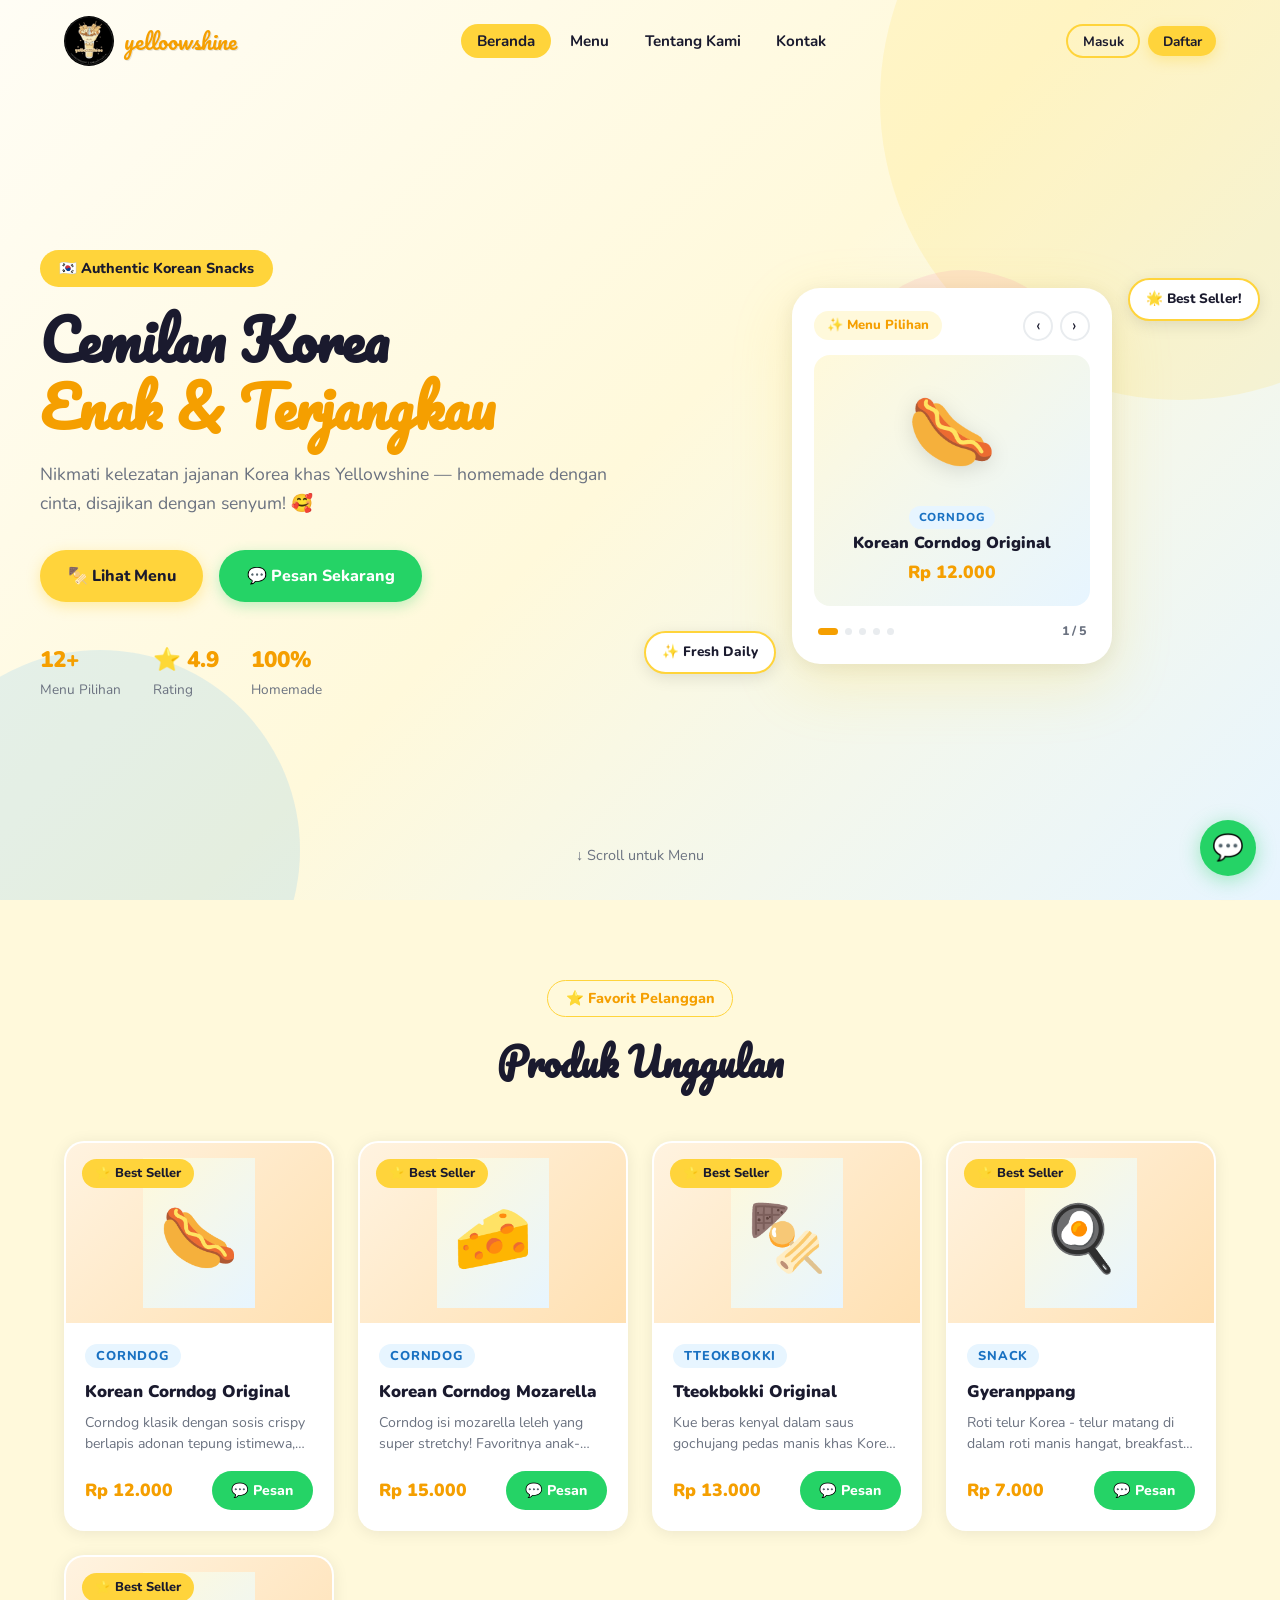
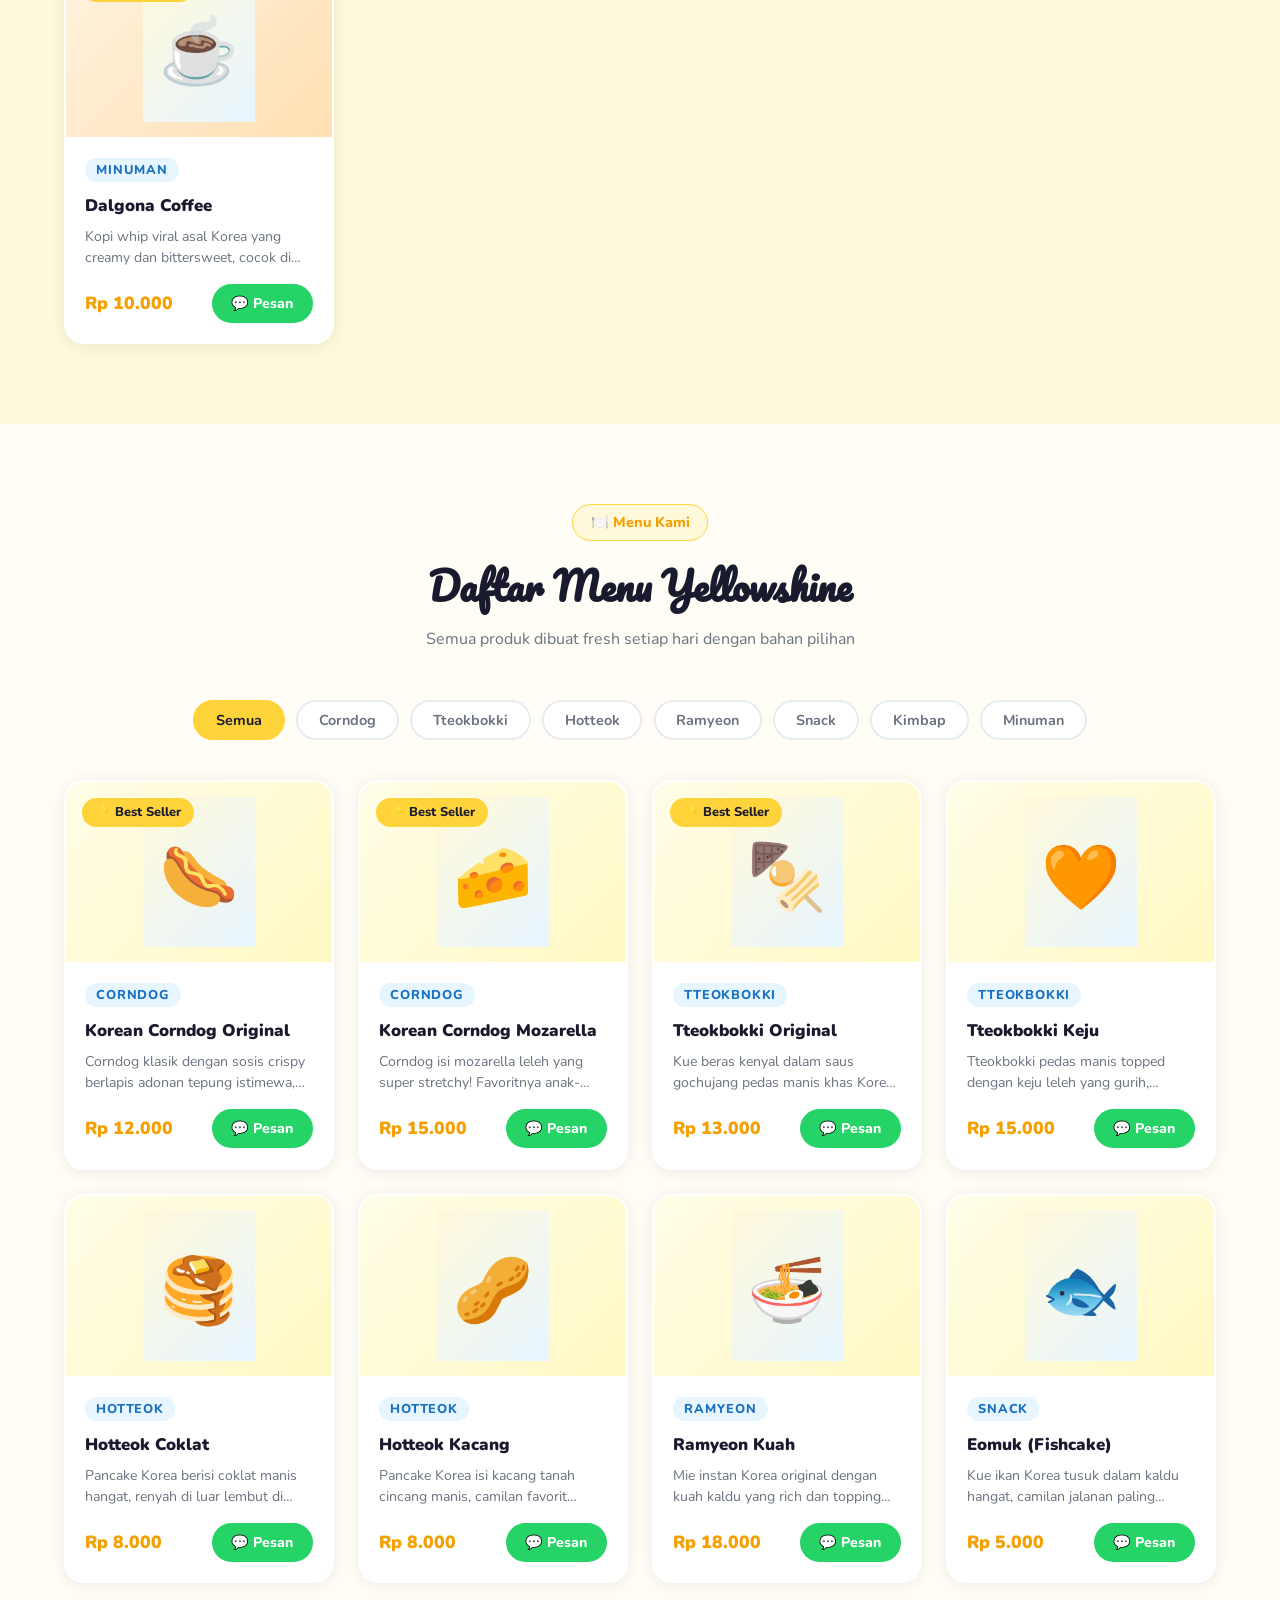
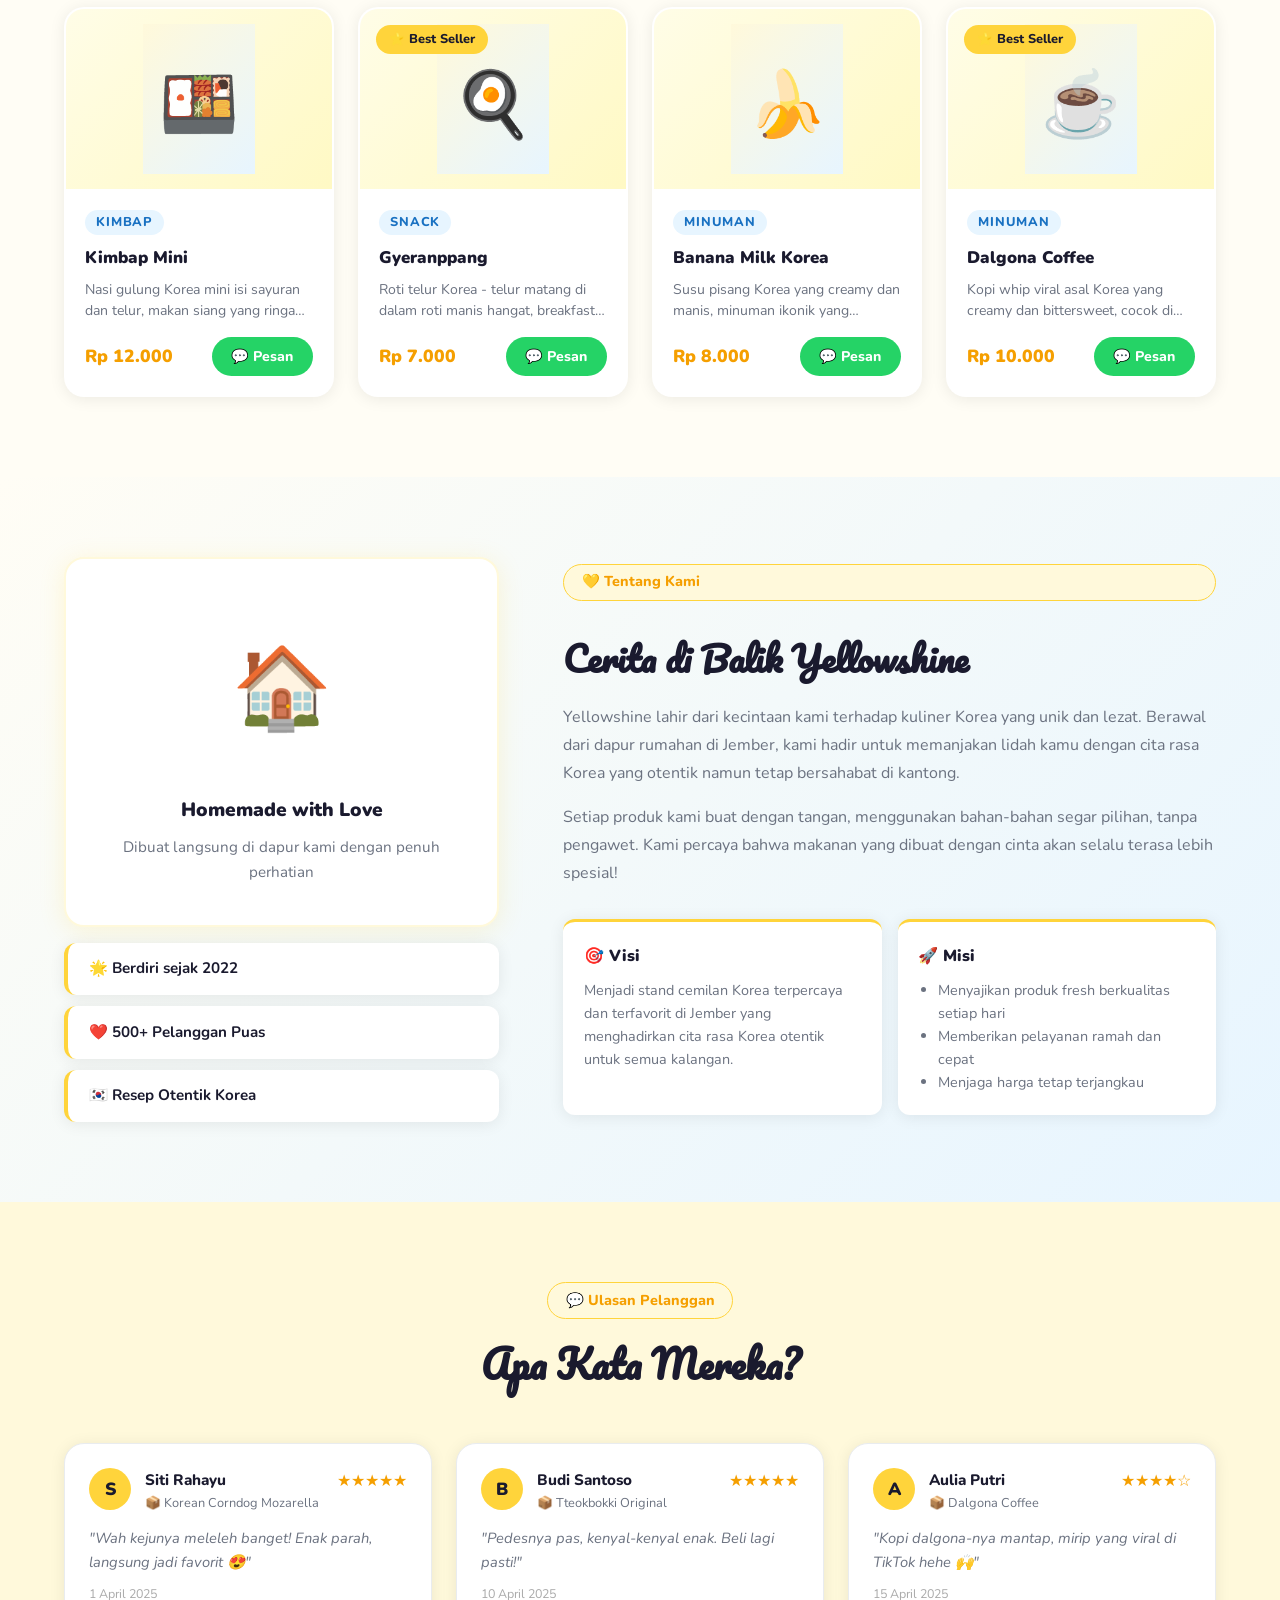
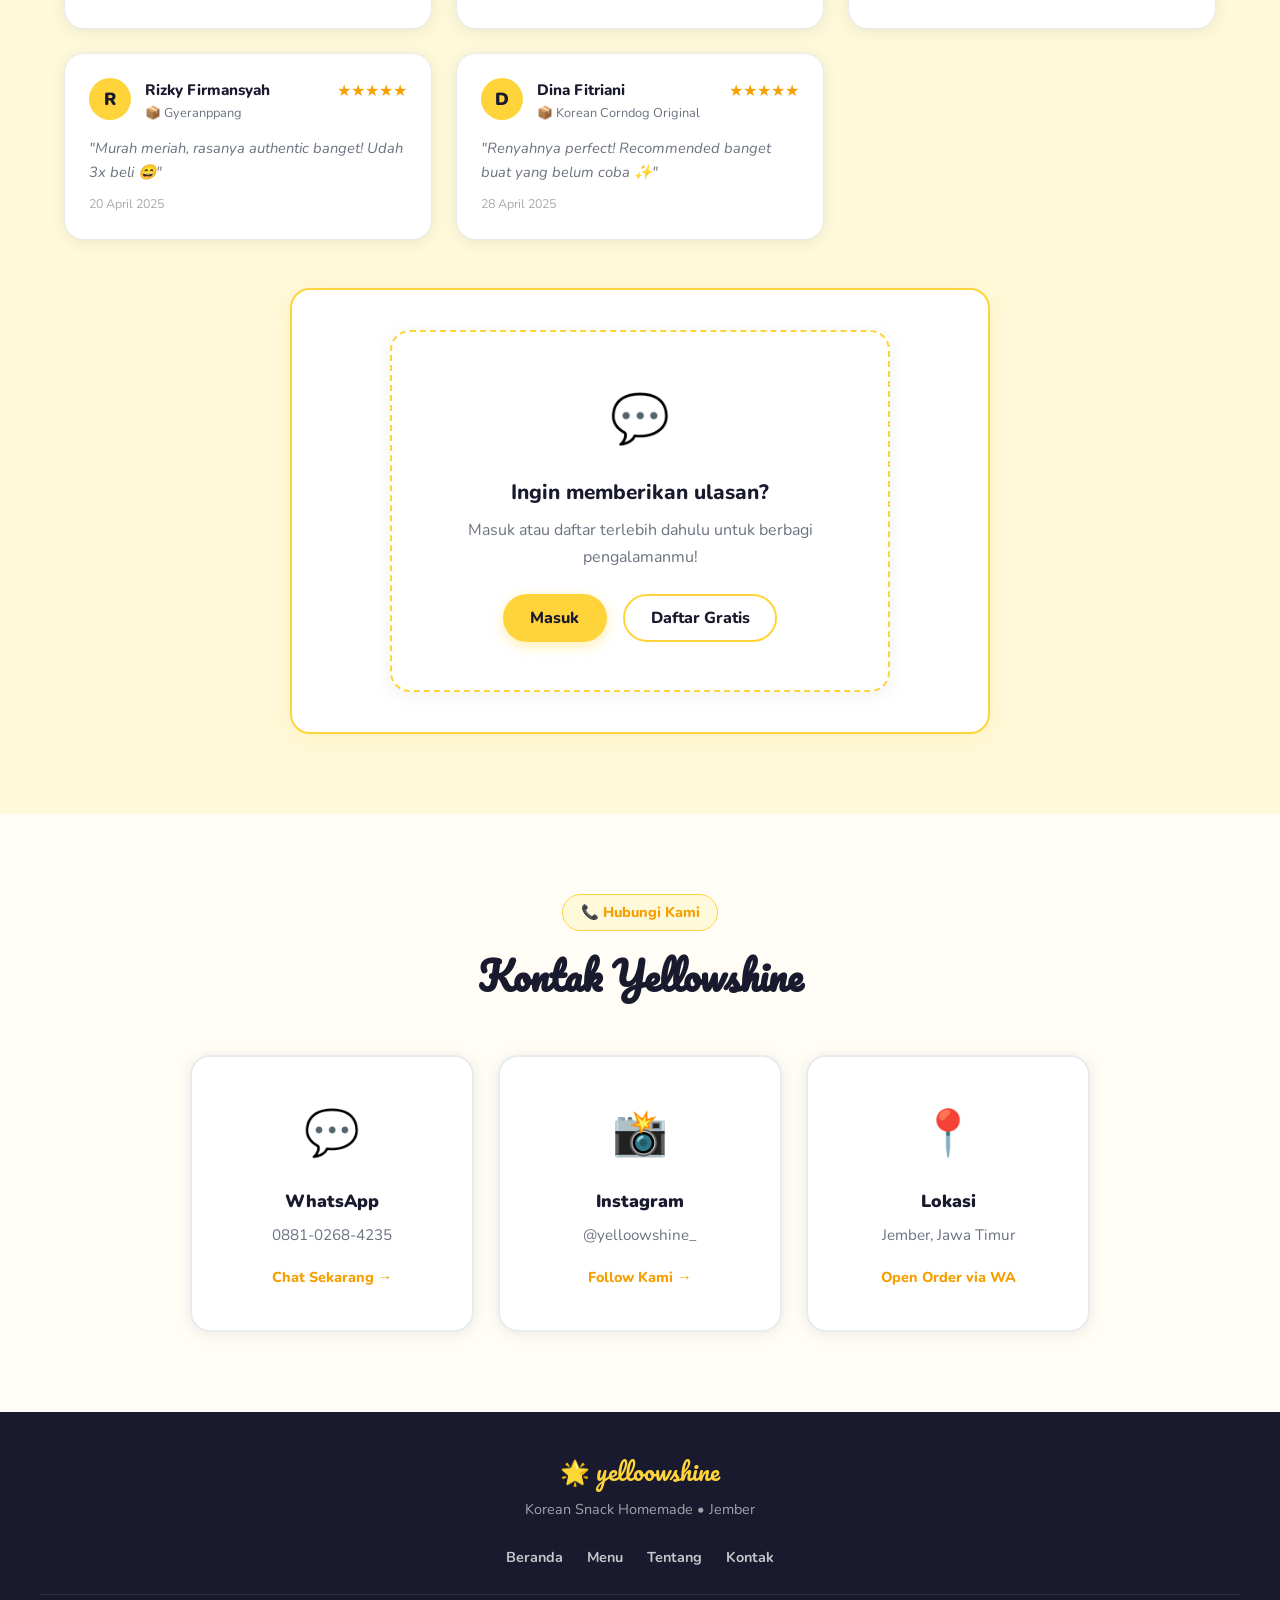
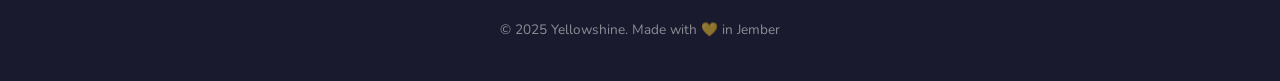
<file: yellowshine_v2_fixed/index.html>
<!DOCTYPE html>
<html lang="id">
<head>
  <meta charset="UTF-8"/>
  <meta name="viewport" content="width=device-width, initial-scale=1.0"/>
  <title>Yellowshine – Korean Snack Stand</title>
  <link rel="stylesheet" href="style.css"/>
  <link href="https://fonts.googleapis.com/css2?family=Nunito:wght@400;600;700;800;900&family=Pacifico&display=swap" rel="stylesheet"/>
</head>
<body>

<!-- ===== NAVBAR ===== -->
<nav class="navbar" id="navbar">
  <div class="nav-inner">
    <a href="#home" class="nav-logo">
      <img src="logo.png" alt="Yellowshine Logo" width="50" height="50" onerror="this.style.display='none';this.nextElementSibling.style.display='flex'"/>
      <div class="logo-fallback" style="display:none">🌟</div>
      <span>yelloowshine</span>
    </a>
    <ul class="nav-links" id="navLinks">
      <li><a href="#home" class="nav-link active">Beranda</a></li>
      <li><a href="#menu" class="nav-link">Menu</a></li>
      <li><a href="#about" class="nav-link">Tentang Kami</a></li>
      <li><a href="#contact" class="nav-link">Kontak</a></li>
    </ul>
    <div class="nav-auth" id="navAuth">
      <!-- filled by JS -->
    </div>
    <button class="hamburger" id="hamburger">☰</button>
  </div>
</nav>

<!-- ===== HERO / BERANDA ===== -->
<section class="hero" id="home">
  <div class="hero-bg-shapes">
    <div class="shape s1"></div><div class="shape s2"></div><div class="shape s3"></div>
  </div>
  <div class="hero-content">
    <div class="hero-text">
      <div class="hero-badge">🇰🇷 Authentic Korean Snacks</div>
      <h1 class="hero-title">Cemilan Korea <br/><span class="yellow-text">Enak & Terjangkau</span></h1>
      <p class="hero-desc">Nikmati kelezatan jajanan Korea khas Yellowshine — homemade dengan cinta, disajikan dengan senyum! 🥰</p>
      <div class="hero-actions">
        <a href="#menu" class="btn btn-primary">🍢 Lihat Menu</a>
        <a href="https://wa.me/62881026842357?text=Halo%20Yellowshine%2C%20saya%20mau%20pesan!" target="_blank" class="btn btn-wa">💬 Pesan Sekarang</a>
      </div>
      <div class="hero-stats">
        <div class="stat"><span class="stat-num" id="statProducts">12+</span><span>Menu Pilihan</span></div>
        <div class="stat"><span class="stat-num">⭐ 4.9</span><span>Rating</span></div>
        <div class="stat"><span class="stat-num">100%</span><span>Homemade</span></div>
      </div>
    </div>
    <div class="hero-visual">
      <div class="floating-card">
        <div class="slider-header">
          <span class="slider-label">✨ Menu Pilihan</span>
          <div class="slider-nav">
            <button class="slider-prev" id="sliderPrev">‹</button>
            <button class="slider-next" id="sliderNext">›</button>
          </div>
        </div>
        <div class="slider-track-outer">
          <div class="slider-wrapper" id="heroSlider">
            <!-- slides injected by JS from bestSeller products -->
          </div>
        </div>
        <div class="slider-footer">
          <div class="slider-dots" id="sliderDots"></div>
          <span class="slider-counter" id="sliderCounter">1 / 1</span>
        </div>
      </div>
      <div class="deco-badge top-right">🌟 Best Seller!</div>
      <div class="deco-badge bottom-left">✨ Fresh Daily</div>
    </div>
  </div>
  <div class="scroll-hint">↓ Scroll untuk Menu</div>
</section>

<!-- ===== FEATURED / UNGGULAN ===== -->
<section class="featured-section">
  <div class="container">
    <div class="section-header">
      <span class="section-tag">⭐ Favorit Pelanggan</span>
      <h2>Produk Unggulan</h2>
    </div>
    <div class="featured-grid" id="featuredGrid"></div>
  </div>
</section>

<!-- ===== MENU LENGKAP ===== -->
<section class="menu-section" id="menu">
  <div class="container">
    <div class="section-header">
      <span class="section-tag">🍽️ Menu Kami</span>
      <h2>Daftar Menu Yellowshine</h2>
      <p>Semua produk dibuat fresh setiap hari dengan bahan pilihan</p>
    </div>
    <div class="menu-filter" id="menuFilter">
      <button class="filter-btn active" data-cat="all">Semua</button>
    </div>
    <div class="menu-grid" id="menuGrid"></div>
  </div>
</section>

<!-- ===== TENTANG KAMI ===== -->
<section class="about-section" id="about">
  <div class="container">
    <div class="about-grid">
      <div class="about-visual">
        <div class="about-card-main" id="aboutCardMain">
          <div class="about-photo-wrap" id="aboutPhotoWrap">
            <!-- Photo or fallback rendered by JS -->
          </div>
          <h3>Homemade with Love</h3>
          <p>Dibuat langsung di dapur kami dengan penuh perhatian</p>
        </div>
        <div class="about-stat-cards">
          <div class="about-mini-card">🌟 Berdiri sejak 2022</div>
          <div class="about-mini-card">❤️ 500+ Pelanggan Puas</div>
          <div class="about-mini-card">🇰🇷 Resep Otentik Korea</div>
        </div>
      </div>
      <div class="about-text">
        <span class="section-tag">💛 Tentang Kami</span>
        <h2>Cerita di Balik Yellowshine</h2>
        <p>Yellowshine lahir dari kecintaan kami terhadap kuliner Korea yang unik dan lezat. Berawal dari dapur rumahan di Jember, kami hadir untuk memanjakan lidah kamu dengan cita rasa Korea yang otentik namun tetap bersahabat di kantong.</p>
        <p>Setiap produk kami buat dengan tangan, menggunakan bahan-bahan segar pilihan, tanpa pengawet. Kami percaya bahwa makanan yang dibuat dengan cinta akan selalu terasa lebih spesial!</p>
        <div class="visi-misi">
          <div class="vm-card">
            <h4>🎯 Visi</h4>
            <p>Menjadi stand cemilan Korea terpercaya dan terfavorit di Jember yang menghadirkan cita rasa Korea otentik untuk semua kalangan.</p>
          </div>
          <div class="vm-card">
            <h4>🚀 Misi</h4>
            <ul>
              <li>Menyajikan produk fresh berkualitas setiap hari</li>
              <li>Memberikan pelayanan ramah dan cepat</li>
              <li>Menjaga harga tetap terjangkau</li>
            </ul>
          </div>
        </div>
      </div>
    </div>
  </div>
</section>

<!-- ===== REVIEW SECTION ===== -->
<section class="review-section" id="reviews">
  <div class="container">
    <div class="section-header">
      <span class="section-tag">💬 Ulasan Pelanggan</span>
      <h2>Apa Kata Mereka?</h2>
    </div>
    <div class="review-grid" id="reviewGrid"></div>
    <div class="review-form-wrapper" id="reviewFormWrapper">
      <!-- shown only when user logged in, rendered by JS -->
    </div>
  </div>
</section>

<!-- ===== KONTAK ===== -->
<section class="contact-section" id="contact">
  <div class="container">
    <div class="section-header">
      <span class="section-tag">📞 Hubungi Kami</span>
      <h2>Kontak Yellowshine</h2>
    </div>
    <div class="contact-grid">
      <a href="https://wa.me/62881026842357?text=Halo%20Yellowshine!" target="_blank" class="contact-card wa-card">
        <div class="contact-icon">💬</div><h3>WhatsApp</h3>
        <p>0881-0268-4235</p><span class="contact-cta">Chat Sekarang →</span>
      </a>
      <a href="https://instagram.com/yelloowshine_" target="_blank" class="contact-card ig-card">
        <div class="contact-icon">📸</div><h3>Instagram</h3>
        <p>@yelloowshine_</p><span class="contact-cta">Follow Kami →</span>
      </a>
      <div class="contact-card loc-card">
        <div class="contact-icon">📍</div><h3>Lokasi</h3>
        <p>Jember, Jawa Timur</p><span class="contact-cta">Open Order via WA</span>
      </div>
    </div>
  </div>
</section>

<!-- ===== FOOTER ===== -->
<footer class="footer">
  <div class="footer-inner">
    <div class="footer-brand">
      <span class="footer-logo">🌟 yelloowshine</span>
      <p>Korean Snack Homemade • Jember</p>
    </div>
    <div class="footer-links">
      <a href="#home">Beranda</a><a href="#menu">Menu</a>
      <a href="#about">Tentang</a><a href="#contact">Kontak</a>
    </div>
    <div class="footer-bottom">
      <p>© 2025 Yellowshine. Made with 💛 in Jember</p>
      <button class="admin-access-btn visually-hidden" id="adminAccessBtn" tabindex="-1" aria-hidden="true">⚙️</button>
    </div>
  </div>
</footer>

<!-- ===== MODAL: USER LOGIN ===== -->
<div class="modal-overlay" id="loginModal" style="display:none">
  <div class="modal-box">
    <button class="modal-close" id="closeLoginModal">✕</button>
    <div class="modal-logo-wrap"><img src="logo.png" width="60" height="60" alt="logo" onerror="this.style.display='none'"/></div>
    <h3>👋 Masuk ke Yellowshine</h3>
    <p class="modal-sub">Masuk untuk bisa kasih ulasan!</p>
    <input type="text" id="loginUser" placeholder="Username atau Email" class="modal-input"/>
    <input type="password" id="loginPass" placeholder="Password" class="modal-input"/>
    <div class="modal-err" id="loginErr"></div>
    <button class="btn btn-primary btn-full" id="loginBtn">Masuk</button>
    <p class="modal-switch">Belum punya akun? <a href="#" id="switchToRegister">Daftar sekarang</a></p>
  </div>
</div>

<!-- ===== MODAL: USER REGISTER ===== -->
<div class="modal-overlay" id="registerModal" style="display:none">
  <div class="modal-box">
    <button class="modal-close" id="closeRegisterModal">✕</button>
    <div class="modal-logo-wrap"><img src="logo.png" width="60" height="60" alt="logo" onerror="this.style.display='none'"/></div>
    <h3>🌟 Daftar Akun Baru</h3>
    <p class="modal-sub">Gratis! Biar bisa kasih review 💛</p>
    <input type="text" id="regUsername" placeholder="Username" class="modal-input"/>
    <input type="email" id="regEmail" placeholder="Email" class="modal-input"/>
    <input type="password" id="regPass" placeholder="Password" class="modal-input"/>
    <input type="password" id="regPassConfirm" placeholder="Konfirmasi Password" class="modal-input"/>
    <div class="modal-err" id="registerErr"></div>
    <button class="btn btn-primary btn-full" id="registerBtn">Daftar</button>
    <p class="modal-switch">Sudah punya akun? <a href="#" id="switchToLogin">Masuk di sini</a></p>
  </div>
</div>

<!-- ===== MODAL: ADMIN LOGIN (HIDDEN) ===== -->
<div class="modal-overlay" id="adminLoginModal" style="display:none">
  <div class="modal-box admin-login-box">
    <button class="modal-close" id="closeAdminLoginModal">✕</button>
    <div class="admin-login-header">
      <div class="admin-lock-icon">🔐</div>
      <h3>Admin Login</h3>
      <p>Akses khusus pengelola Yellowshine</p>
    </div>
    <input type="text" id="adminUser" placeholder="Username Admin" class="modal-input"/>
    <input type="password" id="adminPass" placeholder="Password" class="modal-input"/>
    <div class="modal-err" id="adminLoginErr"></div>
    <button class="btn btn-primary btn-full" id="adminLoginBtn">Masuk sebagai Admin</button>
    <p class="modal-hint">Tekan <kbd>Ctrl+Shift+A</kbd> untuk membuka panel ini</p>
  </div>
</div>

<!-- TOAST -->
<div class="toast" id="toast"></div>

<!-- Floating WA -->
<a href="https://wa.me/62881026842357?text=Halo%20Yellowshine!" target="_blank" class="wa-float-btn">💬</a>

<script src="data.js"></script>
<script src="app.js"></script>
</body>
</html>
</file>
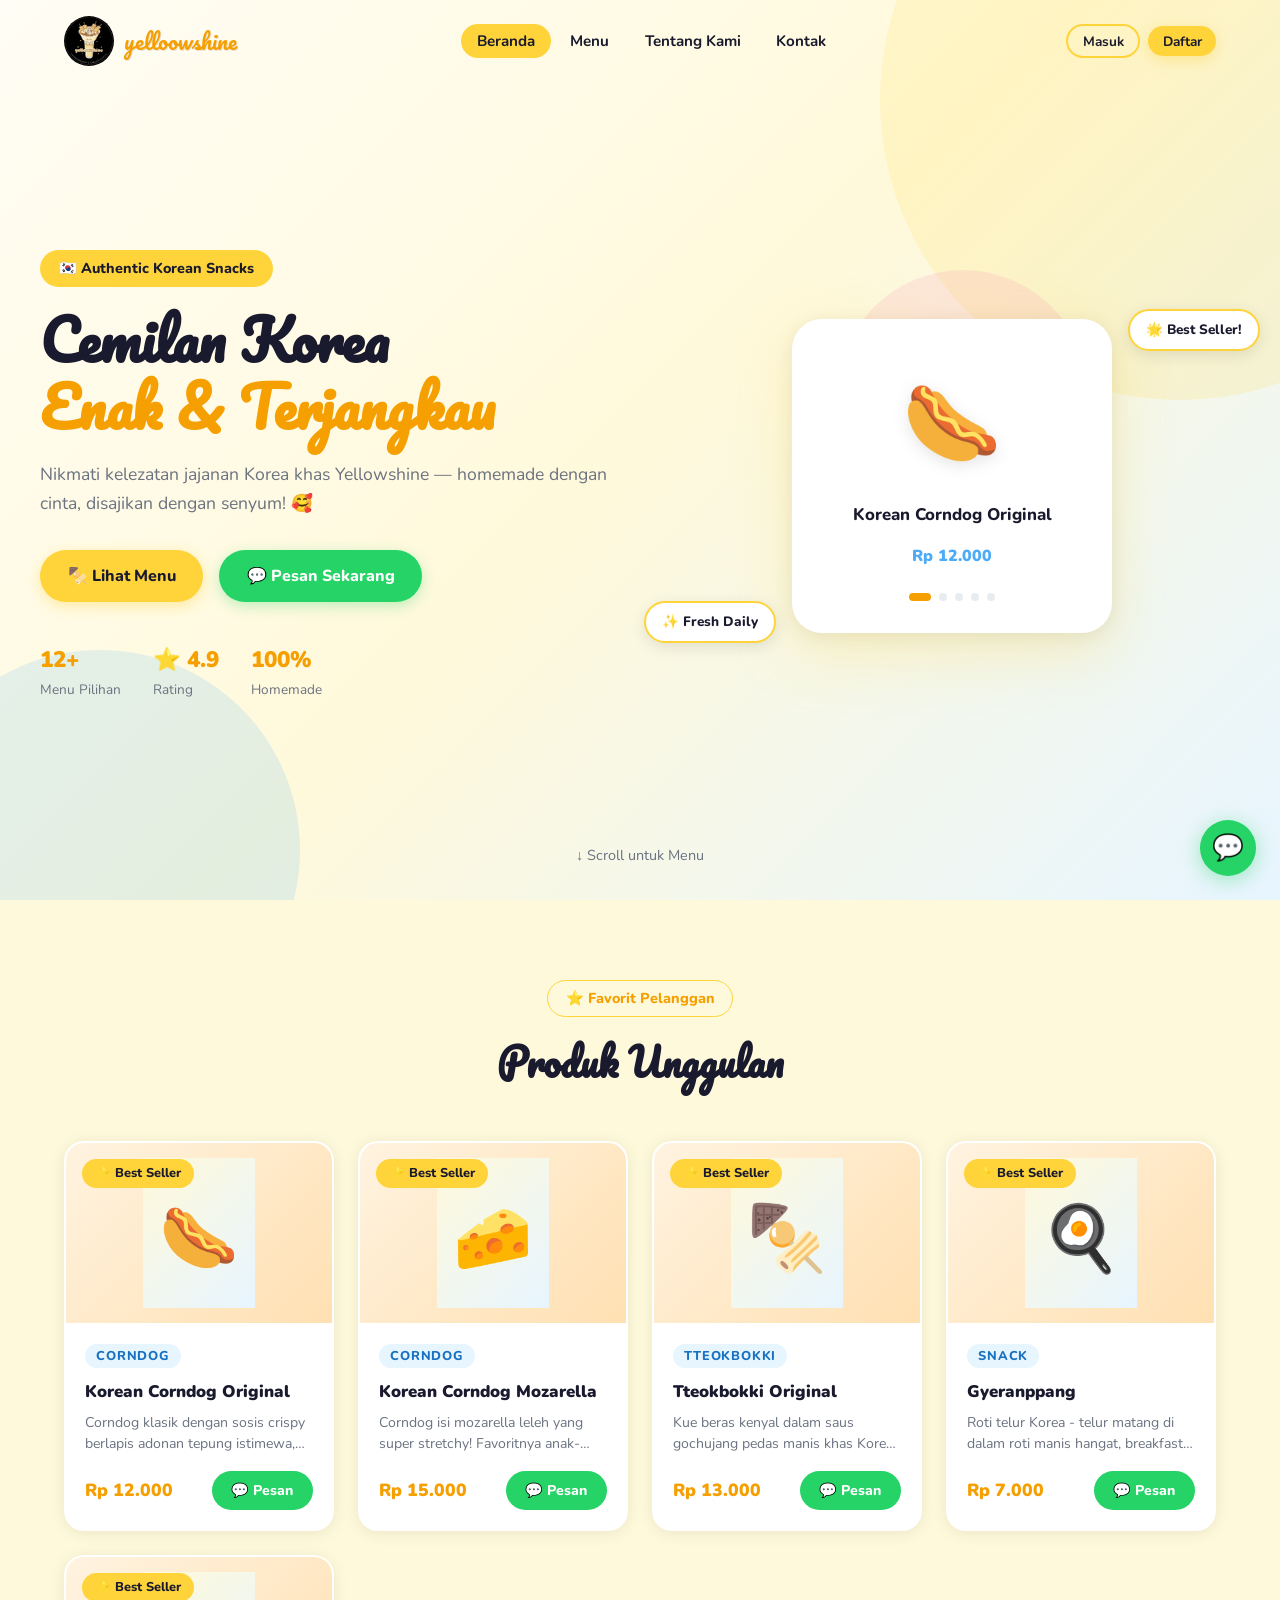
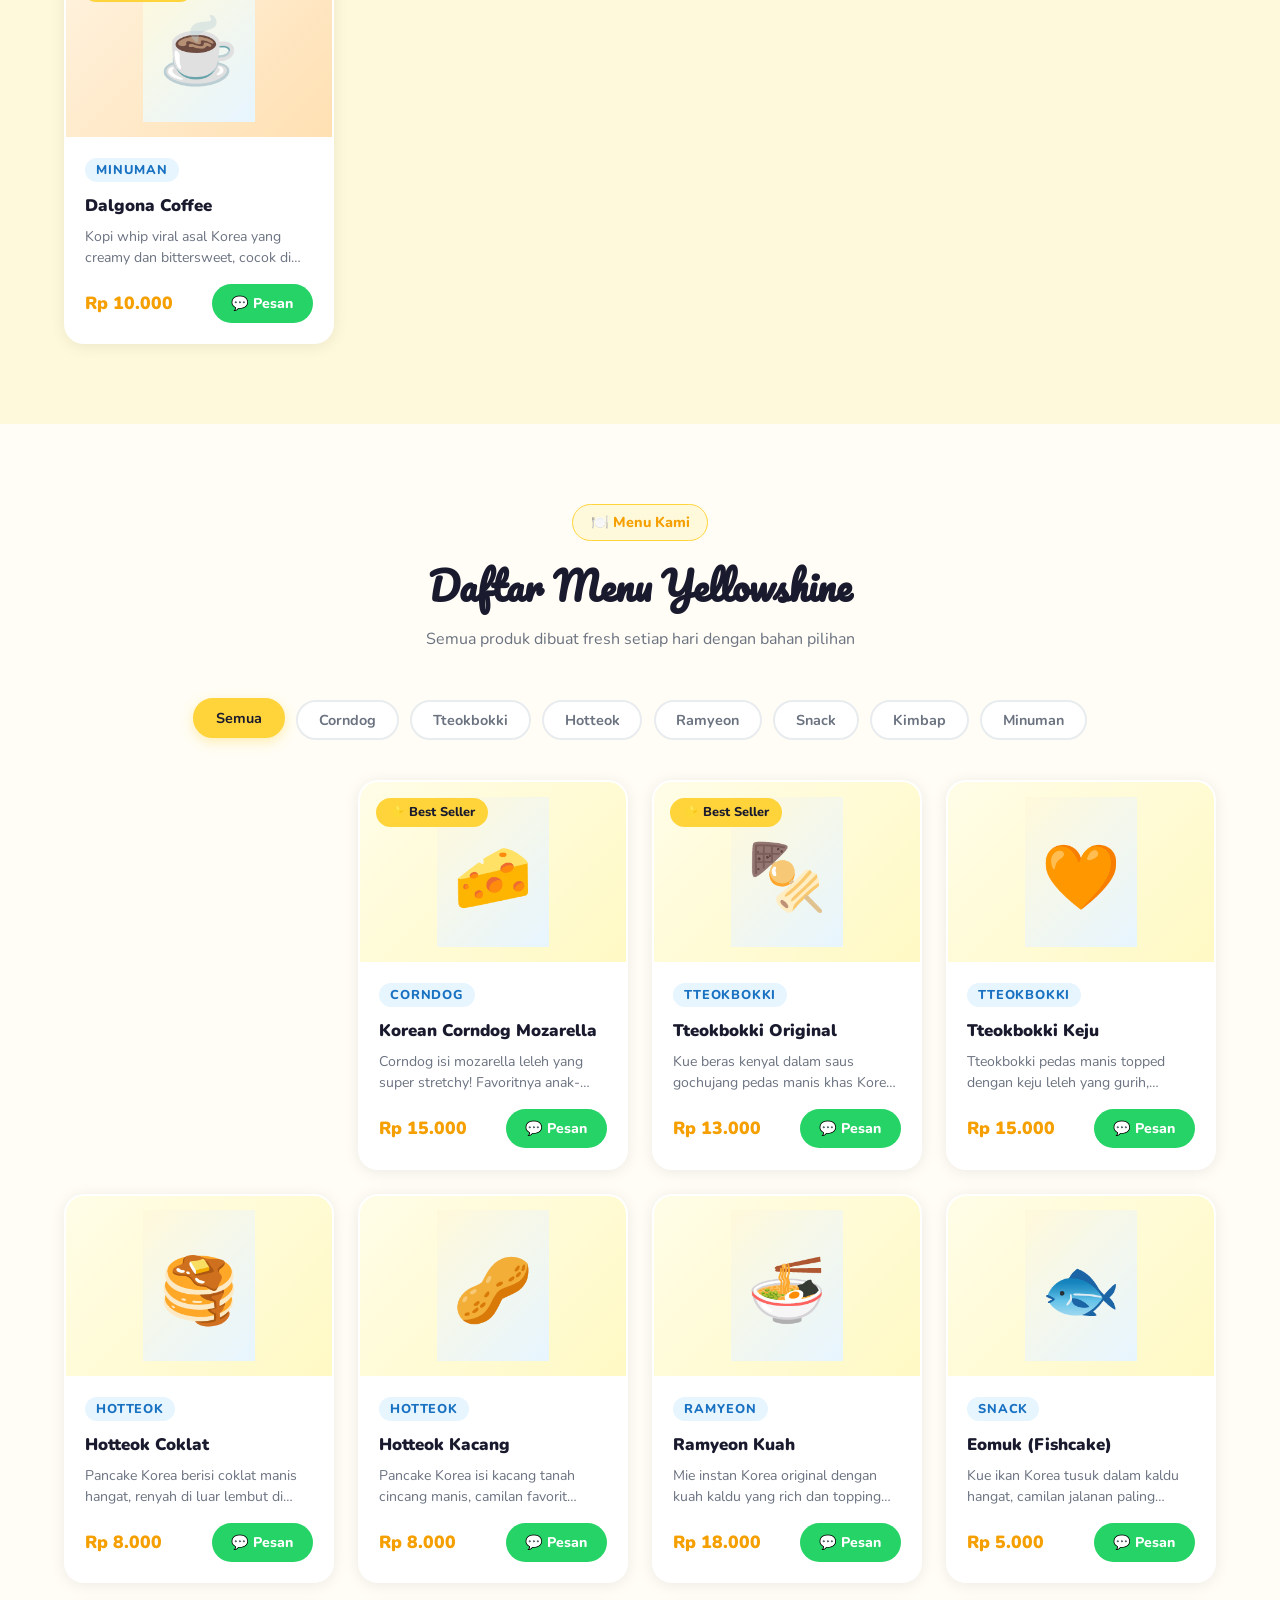
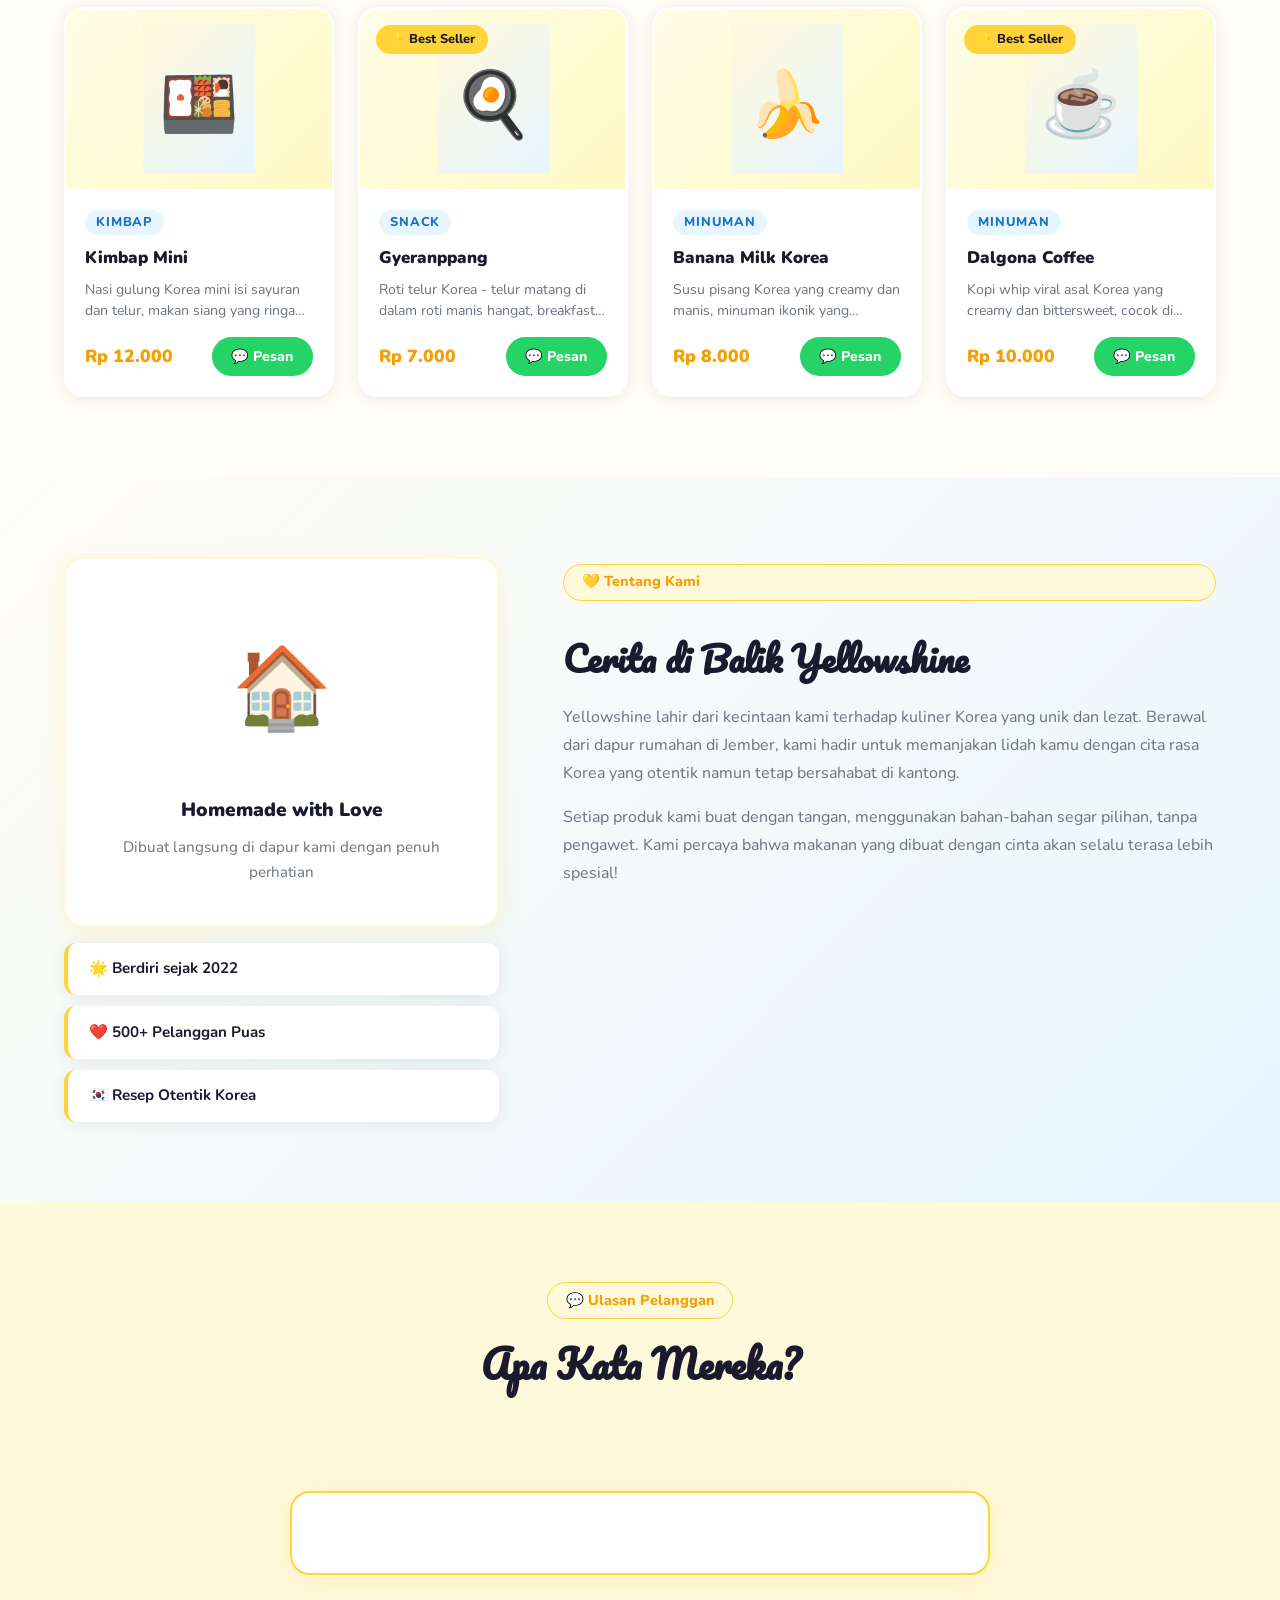
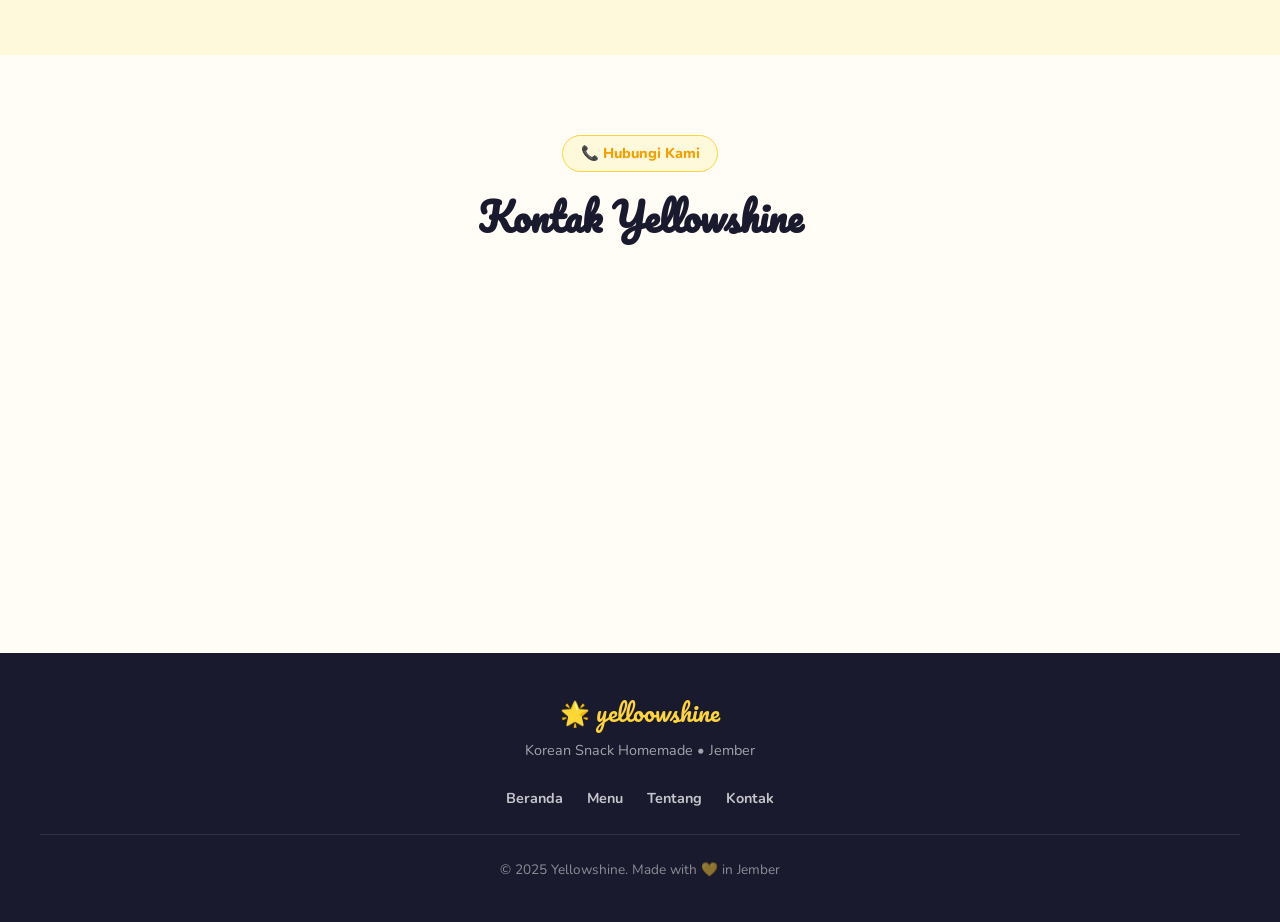
<file: yellowshine_v4/index.html>
<!DOCTYPE html>
<html lang="id">
<head>
  <meta charset="UTF-8"/>
  <meta name="viewport" content="width=device-width, initial-scale=1.0"/>
  <title>Yellowshine – Korean Snack Stand</title>
  <link rel="stylesheet" href="style.css"/>
  <link href="https://fonts.googleapis.com/css2?family=Nunito:wght@400;600;700;800;900&family=Pacifico&display=swap" rel="stylesheet"/>
</head>
<body>

<!-- ===== NAVBAR ===== -->
<nav class="navbar" id="navbar">
  <div class="nav-inner">
    <a href="#home" class="nav-logo">
      <img src="logo.png" alt="Yellowshine Logo" width="50" height="50" onerror="this.style.display='none';this.nextElementSibling.style.display='flex'"/>
      <div class="logo-fallback" style="display:none">🌟</div>
      <span>yelloowshine</span>
    </a>
    <ul class="nav-links" id="navLinks">
      <li><a href="#home" class="nav-link active">Beranda</a></li>
      <li><a href="#menu" class="nav-link">Menu</a></li>
      <li><a href="#about" class="nav-link">Tentang Kami</a></li>
      <li><a href="#contact" class="nav-link">Kontak</a></li>
    </ul>
    <div class="nav-auth" id="navAuth">
      <!-- filled by JS -->
    </div>
    <button class="hamburger" id="hamburger">☰</button>
  </div>
</nav>

<!-- ===== HERO / BERANDA ===== -->
<section class="hero" id="home">
  <div class="hero-bg-shapes">
    <div class="shape s1"></div><div class="shape s2"></div><div class="shape s3"></div>
  </div>
  <div class="hero-content">
    <div class="hero-text">
      <div class="hero-badge">🇰🇷 Authentic Korean Snacks</div>
      <h1 class="hero-title">Cemilan Korea <br/><span class="yellow-text">Enak & Terjangkau</span></h1>
      <p class="hero-desc">Nikmati kelezatan jajanan Korea khas Yellowshine — homemade dengan cinta, disajikan dengan senyum! 🥰</p>
      <div class="hero-actions">
        <a href="#menu" class="btn btn-primary">🍢 Lihat Menu</a>
        <a href="https://wa.me/6288102684235?text=Halo%20Yellowshine%2C%20saya%20mau%20pesan!" target="_blank" class="btn btn-wa">💬 Pesan Sekarang</a>
      </div>
      <div class="hero-stats">
        <div class="stat"><span class="stat-num" id="statProducts">12+</span><span>Menu Pilihan</span></div>
        <div class="stat"><span class="stat-num">⭐ 4.9</span><span>Rating</span></div>
        <div class="stat"><span class="stat-num">100%</span><span>Homemade</span></div>
      </div>
    </div>
    <div class="hero-visual">
      <div class="floating-card">
        <div class="slider-wrapper" id="heroSlider">
          <!-- slides injected by JS from bestSeller products -->
        </div>
        <div class="slider-dots" id="sliderDots"></div>
      </div>
      <div class="deco-badge top-right">🌟 Best Seller!</div>
      <a href="#menu" class="deco-badge bottom-left deco-clickable">✨ Fresh Daily</a>
    </div>
  </div>
  <div class="scroll-hint">↓ Scroll untuk Menu</div>
</section>

<!-- ===== FEATURED / UNGGULAN ===== -->
<section class="featured-section">
  <div class="container">
    <div class="section-header">
      <span class="section-tag">⭐ Favorit Pelanggan</span>
      <h2>Produk Unggulan</h2>
    </div>
    <div class="featured-grid" id="featuredGrid"></div>
  </div>
</section>

<!-- ===== MENU LENGKAP ===== -->
<section class="menu-section" id="menu">
  <div class="container">
    <div class="section-header">
      <span class="section-tag">🍽️ Menu Kami</span>
      <h2>Daftar Menu Yellowshine</h2>
      <p>Semua produk dibuat fresh setiap hari dengan bahan pilihan</p>
    </div>
    <div class="menu-filter" id="menuFilter">
      <button class="filter-btn active" data-cat="all">Semua</button>
    </div>
    <div class="menu-grid" id="menuGrid"></div>
  </div>
</section>

<!-- ===== TENTANG KAMI ===== -->
<section class="about-section" id="about">
  <div class="container">
    <div class="about-grid">
      <div class="about-visual">
        <div class="about-card-main" id="aboutCardMain">
          <div class="about-photo-wrap" id="aboutPhotoWrap">
            <!-- Photo or fallback rendered by JS -->
          </div>
          <h3>Homemade with Love</h3>
          <p>Dibuat langsung di dapur kami dengan penuh perhatian</p>
        </div>
        <div class="about-stat-cards">
          <div class="about-mini-card">🌟 Berdiri sejak 2022</div>
          <div class="about-mini-card">❤️ 500+ Pelanggan Puas</div>
          <div class="about-mini-card">🇰🇷 Resep Otentik Korea</div>
        </div>
      </div>
      <div class="about-text">
        <span class="section-tag">💛 Tentang Kami</span>
        <h2>Cerita di Balik Yellowshine</h2>
        <p>Yellowshine lahir dari kecintaan kami terhadap kuliner Korea yang unik dan lezat. Berawal dari dapur rumahan di Jember, kami hadir untuk memanjakan lidah kamu dengan cita rasa Korea yang otentik namun tetap bersahabat di kantong.</p>
        <p>Setiap produk kami buat dengan tangan, menggunakan bahan-bahan segar pilihan, tanpa pengawet. Kami percaya bahwa makanan yang dibuat dengan cinta akan selalu terasa lebih spesial!</p>
        <div class="visi-misi">
          <div class="vm-card">
            <h4>🎯 Visi</h4>
            <p>Menjadi stand cemilan Korea terpercaya dan terfavorit di Jember yang menghadirkan cita rasa Korea otentik untuk semua kalangan.</p>
          </div>
          <div class="vm-card">
            <h4>🚀 Misi</h4>
            <ul>
              <li>Menyajikan produk fresh berkualitas setiap hari</li>
              <li>Memberikan pelayanan ramah dan cepat</li>
              <li>Menjaga harga tetap terjangkau</li>
            </ul>
          </div>
        </div>
      </div>
    </div>
  </div>
</section>

<!-- ===== REVIEW SECTION ===== -->
<section class="review-section" id="reviews">
  <div class="container">
    <div class="section-header">
      <span class="section-tag">💬 Ulasan Pelanggan</span>
      <h2>Apa Kata Mereka?</h2>
    </div>
    <div class="review-grid" id="reviewGrid"></div>
    <div class="review-form-wrapper" id="reviewFormWrapper">
      <!-- shown only when user logged in, rendered by JS -->
    </div>
  </div>
</section>

<!-- ===== KONTAK ===== -->
<section class="contact-section" id="contact">
  <div class="container">
    <div class="section-header">
      <span class="section-tag">📞 Hubungi Kami</span>
      <h2>Kontak Yellowshine</h2>
    </div>
    <div class="contact-grid">
      <a href="https://wa.me/6288102684235?text=Halo%20Yellowshine!" target="_blank" class="contact-card wa-card">
        <div class="contact-icon">💬</div><h3>WhatsApp</h3>
        <p>0881-0268-4235</p><span class="contact-cta">Chat Sekarang →</span>
      </a>
      <a href="https://instagram.com/yelloowshine_" target="_blank" class="contact-card ig-card">
        <div class="contact-icon">📸</div><h3>Instagram</h3>
        <p>@yelloowshine_</p><span class="contact-cta">Follow Kami →</span>
      </a>
      <div class="contact-card loc-card">
        <div class="contact-icon">📍</div><h3>Lokasi</h3>
        <p>Jember, Jawa Timur</p><span class="contact-cta">Open Order via WA</span>
      </div>
    </div>
  </div>
</section>

<!-- ===== FOOTER ===== -->
<footer class="footer">
  <div class="footer-inner">
    <div class="footer-brand">
      <span class="footer-logo">🌟 yelloowshine</span>
      <p>Korean Snack Homemade • Jember</p>
    </div>
    <div class="footer-links">
      <a href="#home">Beranda</a><a href="#menu">Menu</a>
      <a href="#about">Tentang</a><a href="#contact">Kontak</a>
    </div>
    <div class="footer-bottom">
      <p>© 2025 Yellowshine. Made with 💛 in Jember</p>
      <button class="admin-access-btn visually-hidden" id="adminAccessBtn" tabindex="-1" aria-hidden="true">⚙️</button>
    </div>
  </div>
</footer>

<!-- ===== MODAL: USER LOGIN ===== -->
<div class="modal-overlay" id="loginModal" style="display:none">
  <div class="modal-box">
    <button class="modal-close" id="closeLoginModal">✕</button>
    <div class="modal-logo-wrap"><img src="logo.png" width="60" height="60" alt="logo" onerror="this.style.display='none'"/></div>
    <h3>👋 Masuk ke Yellowshine</h3>
    <p class="modal-sub">Masuk untuk bisa kasih ulasan!</p>
    <input type="text" id="loginUser" placeholder="Username atau Email" class="modal-input"/>
    <input type="password" id="loginPass" placeholder="Password" class="modal-input"/>
    <div class="modal-err" id="loginErr"></div>
    <button class="btn btn-primary btn-full" id="loginBtn">Masuk</button>
    <p class="modal-switch">Belum punya akun? <a href="#" id="switchToRegister">Daftar sekarang</a></p>
  </div>
</div>

<!-- ===== MODAL: USER REGISTER ===== -->
<div class="modal-overlay" id="registerModal" style="display:none">
  <div class="modal-box">
    <button class="modal-close" id="closeRegisterModal">✕</button>
    <div class="modal-logo-wrap"><img src="logo.png" width="60" height="60" alt="logo" onerror="this.style.display='none'"/></div>
    <h3>🌟 Daftar Akun Baru</h3>
    <p class="modal-sub">Gratis! Biar bisa kasih review 💛</p>
    <input type="text" id="regUsername" placeholder="Username" class="modal-input"/>
    <input type="email" id="regEmail" placeholder="Email" class="modal-input"/>
    <input type="password" id="regPass" placeholder="Password" class="modal-input"/>
    <input type="password" id="regPassConfirm" placeholder="Konfirmasi Password" class="modal-input"/>
    <div class="modal-err" id="registerErr"></div>
    <button class="btn btn-primary btn-full" id="registerBtn">Daftar</button>
    <p class="modal-switch">Sudah punya akun? <a href="#" id="switchToLogin">Masuk di sini</a></p>
  </div>
</div>

<!-- ===== MODAL: ADMIN LOGIN (HIDDEN) ===== -->
<div class="modal-overlay" id="adminLoginModal" style="display:none">
  <div class="modal-box admin-login-box">
    <button class="modal-close" id="closeAdminLoginModal">✕</button>
    <div class="admin-login-header">
      <div class="admin-lock-icon">🔐</div>
      <h3>Admin Login</h3>
      <p>Akses khusus pengelola Yellowshine</p>
    </div>
    <input type="text" id="adminUser" placeholder="Username Admin" class="modal-input"/>
    <input type="password" id="adminPass" placeholder="Password" class="modal-input"/>
    <div class="modal-err" id="adminLoginErr"></div>
    <button class="btn btn-primary btn-full" id="adminLoginBtn">Masuk sebagai Admin</button>
    <p class="modal-hint">Tekan <kbd>Ctrl+Shift+A</kbd> untuk membuka panel ini</p>
  </div>
</div>

<!-- TOAST -->
<div class="toast" id="toast"></div>

<!-- Floating WA -->
<a href="https://wa.me/6288102684235?text=Halo%20Yellowshine!" target="_blank" class="wa-float-btn">💬</a>

<script src="data.js"></script>
<script src="app.js"></script>
</body>
</html>
</file>
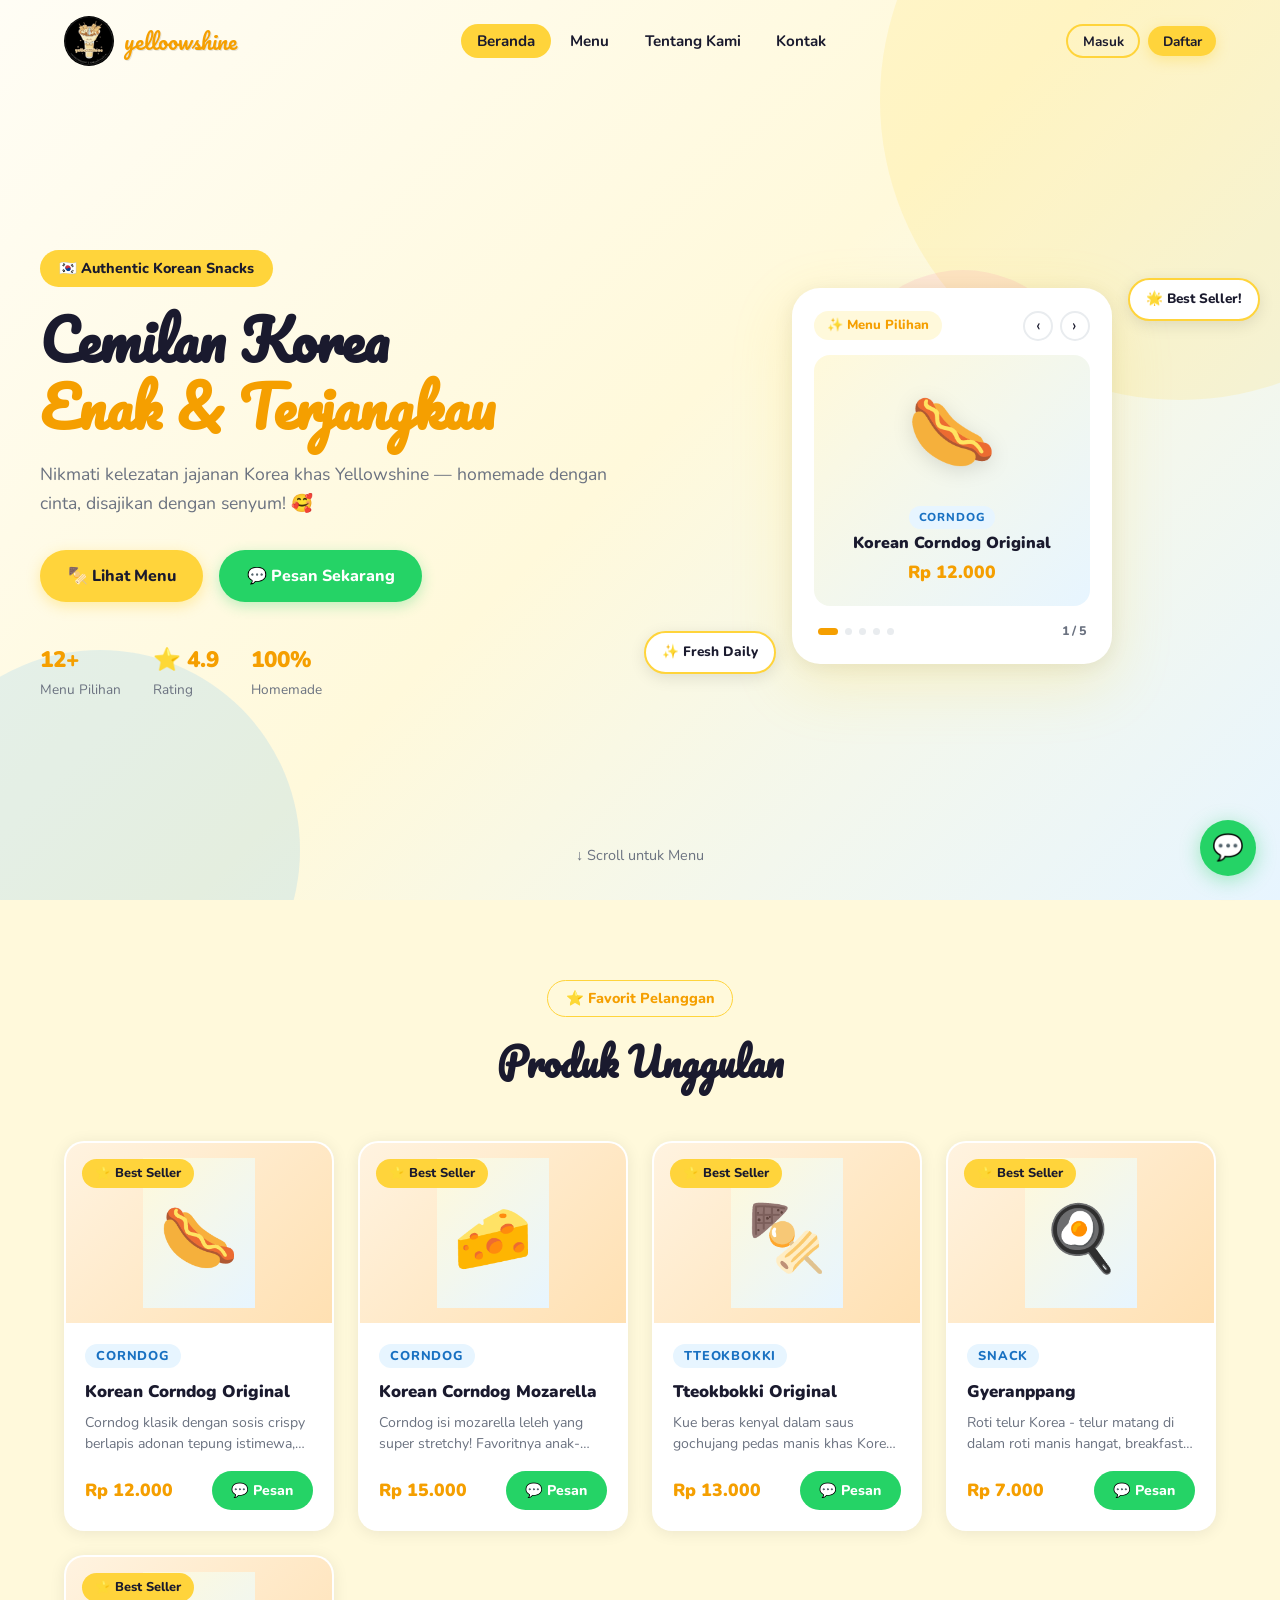
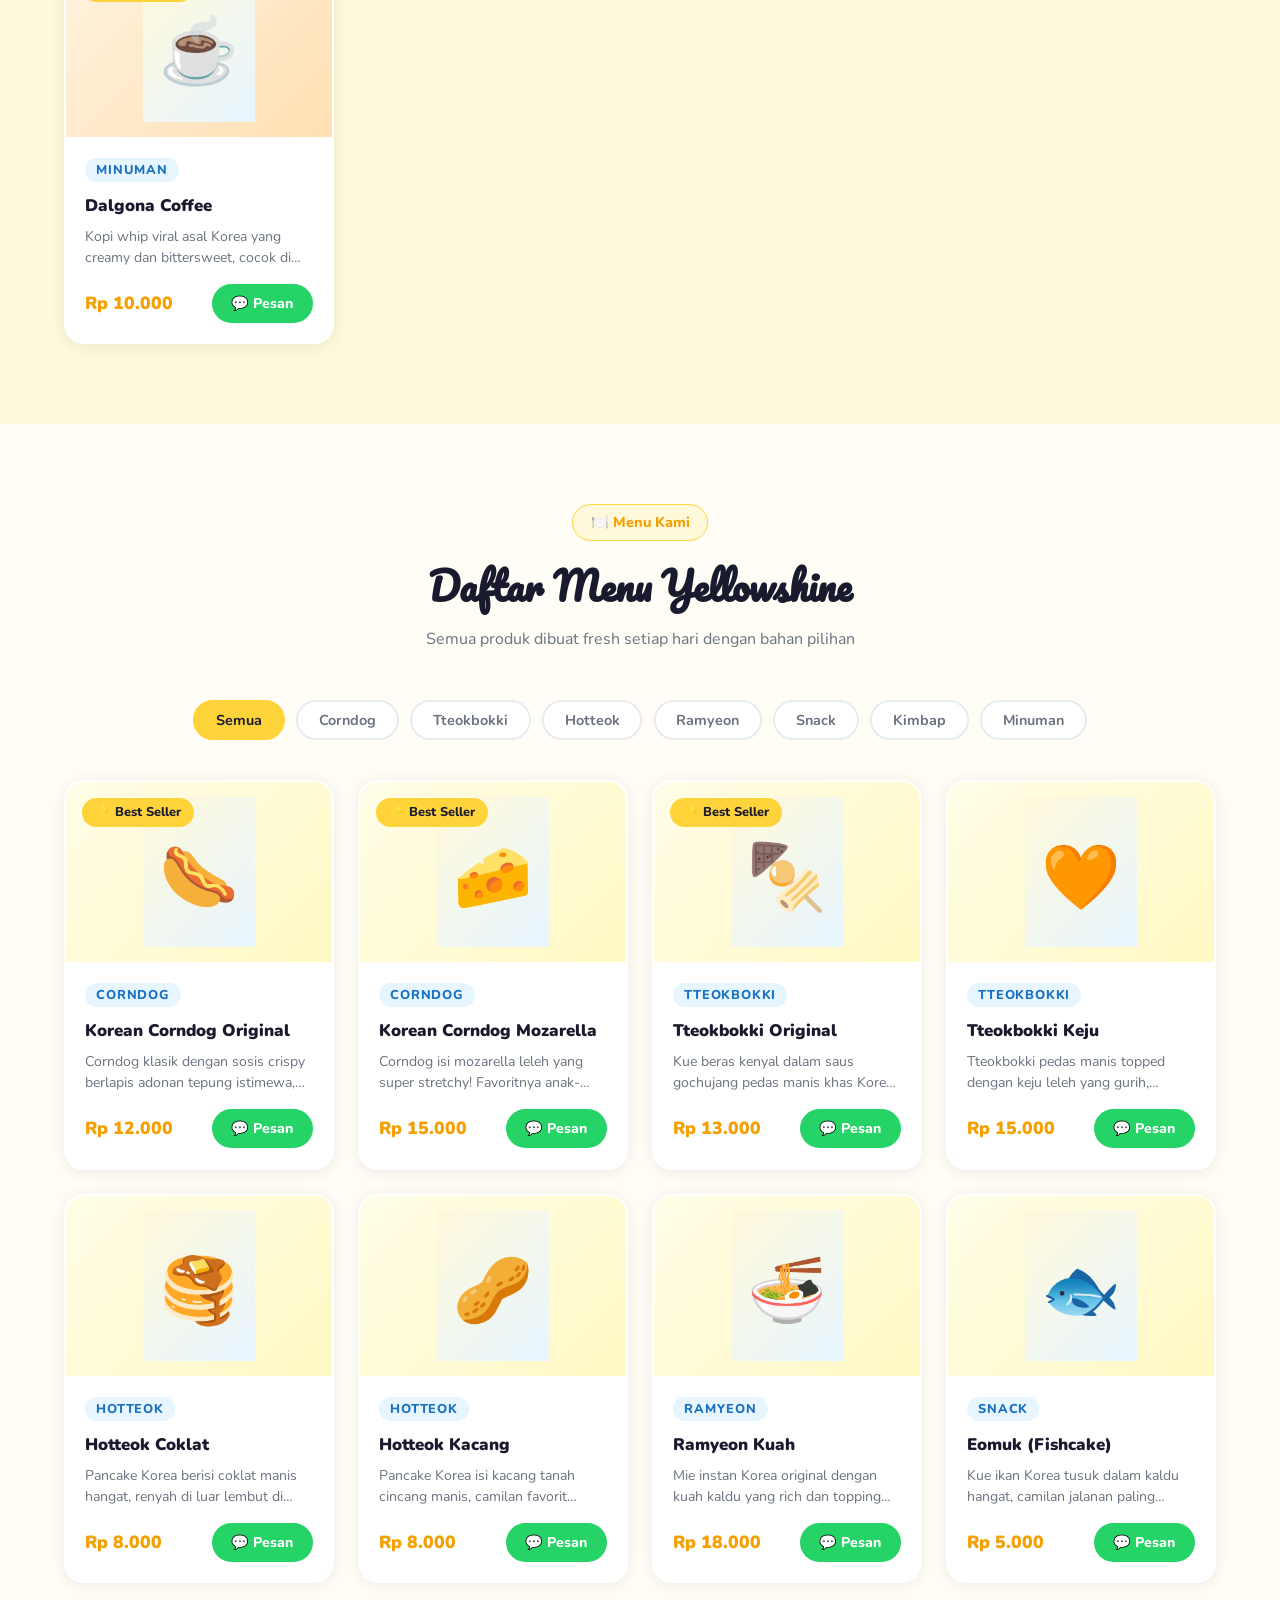
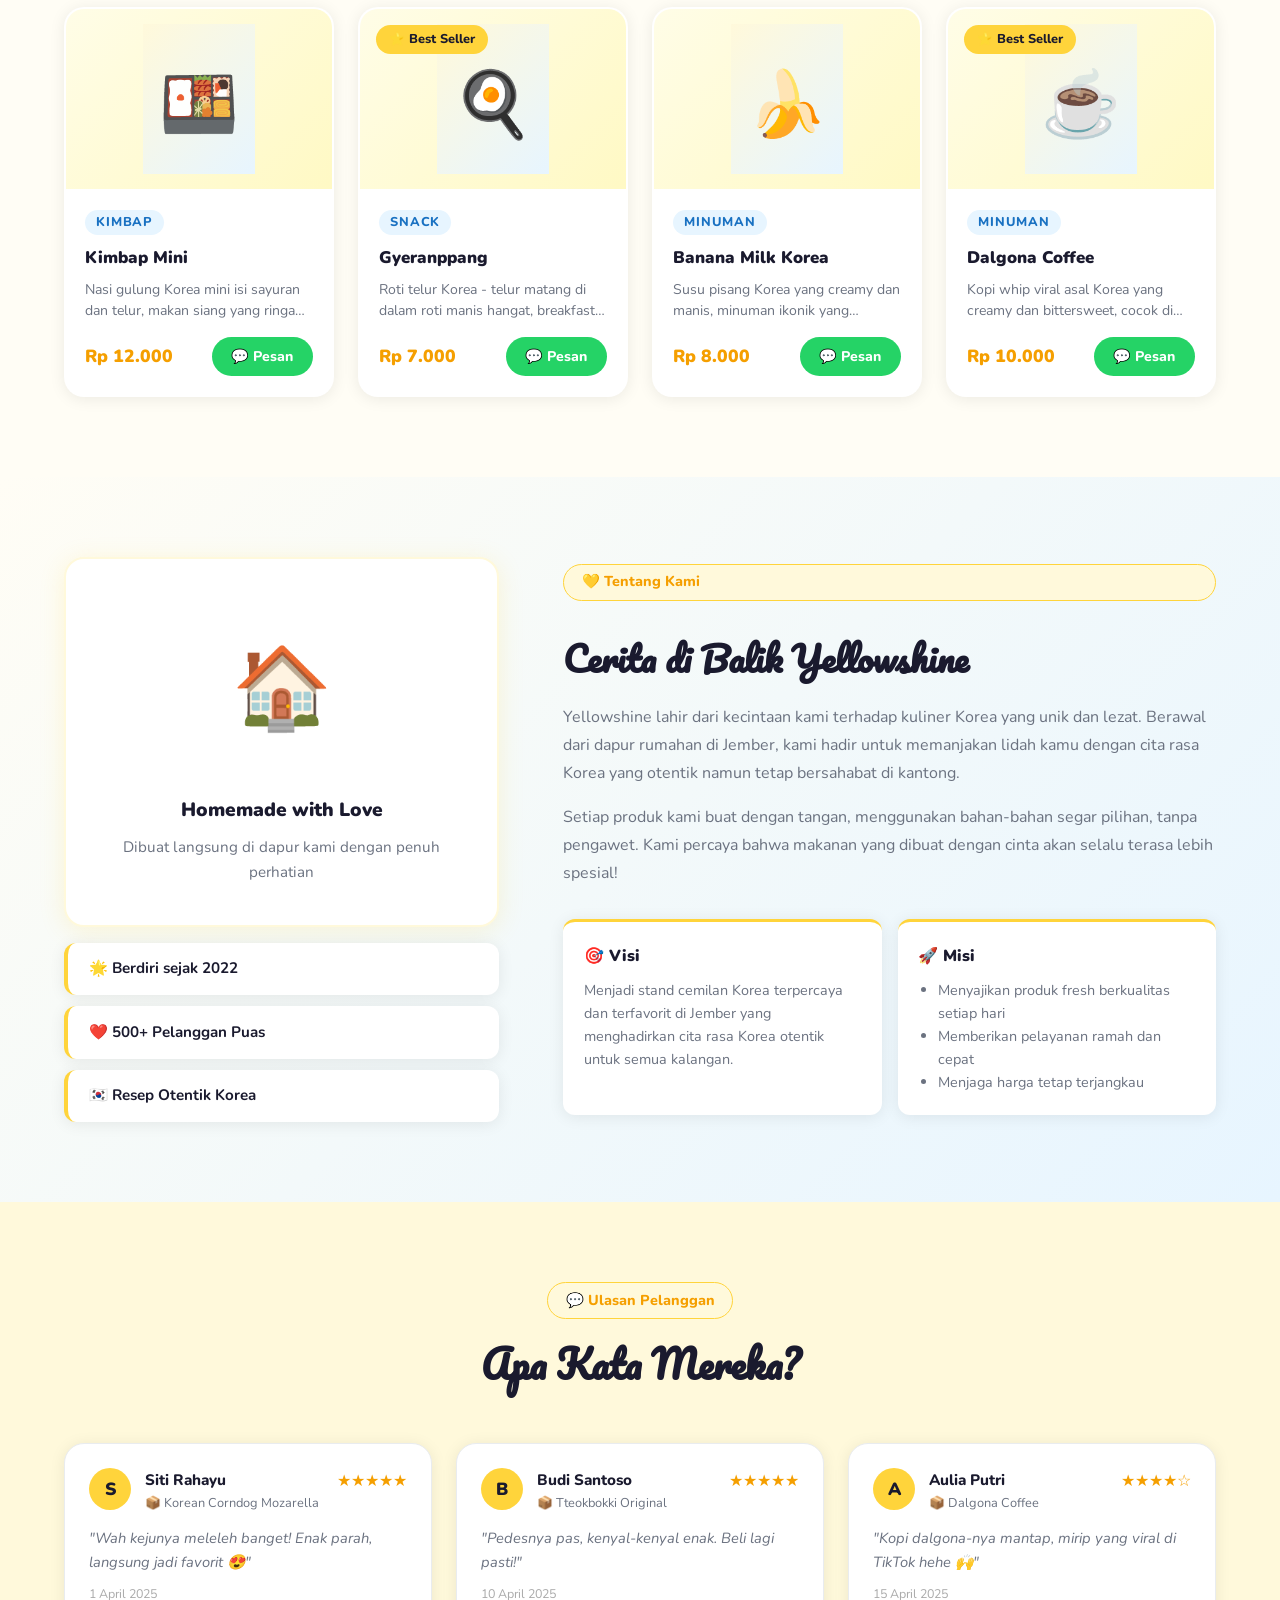
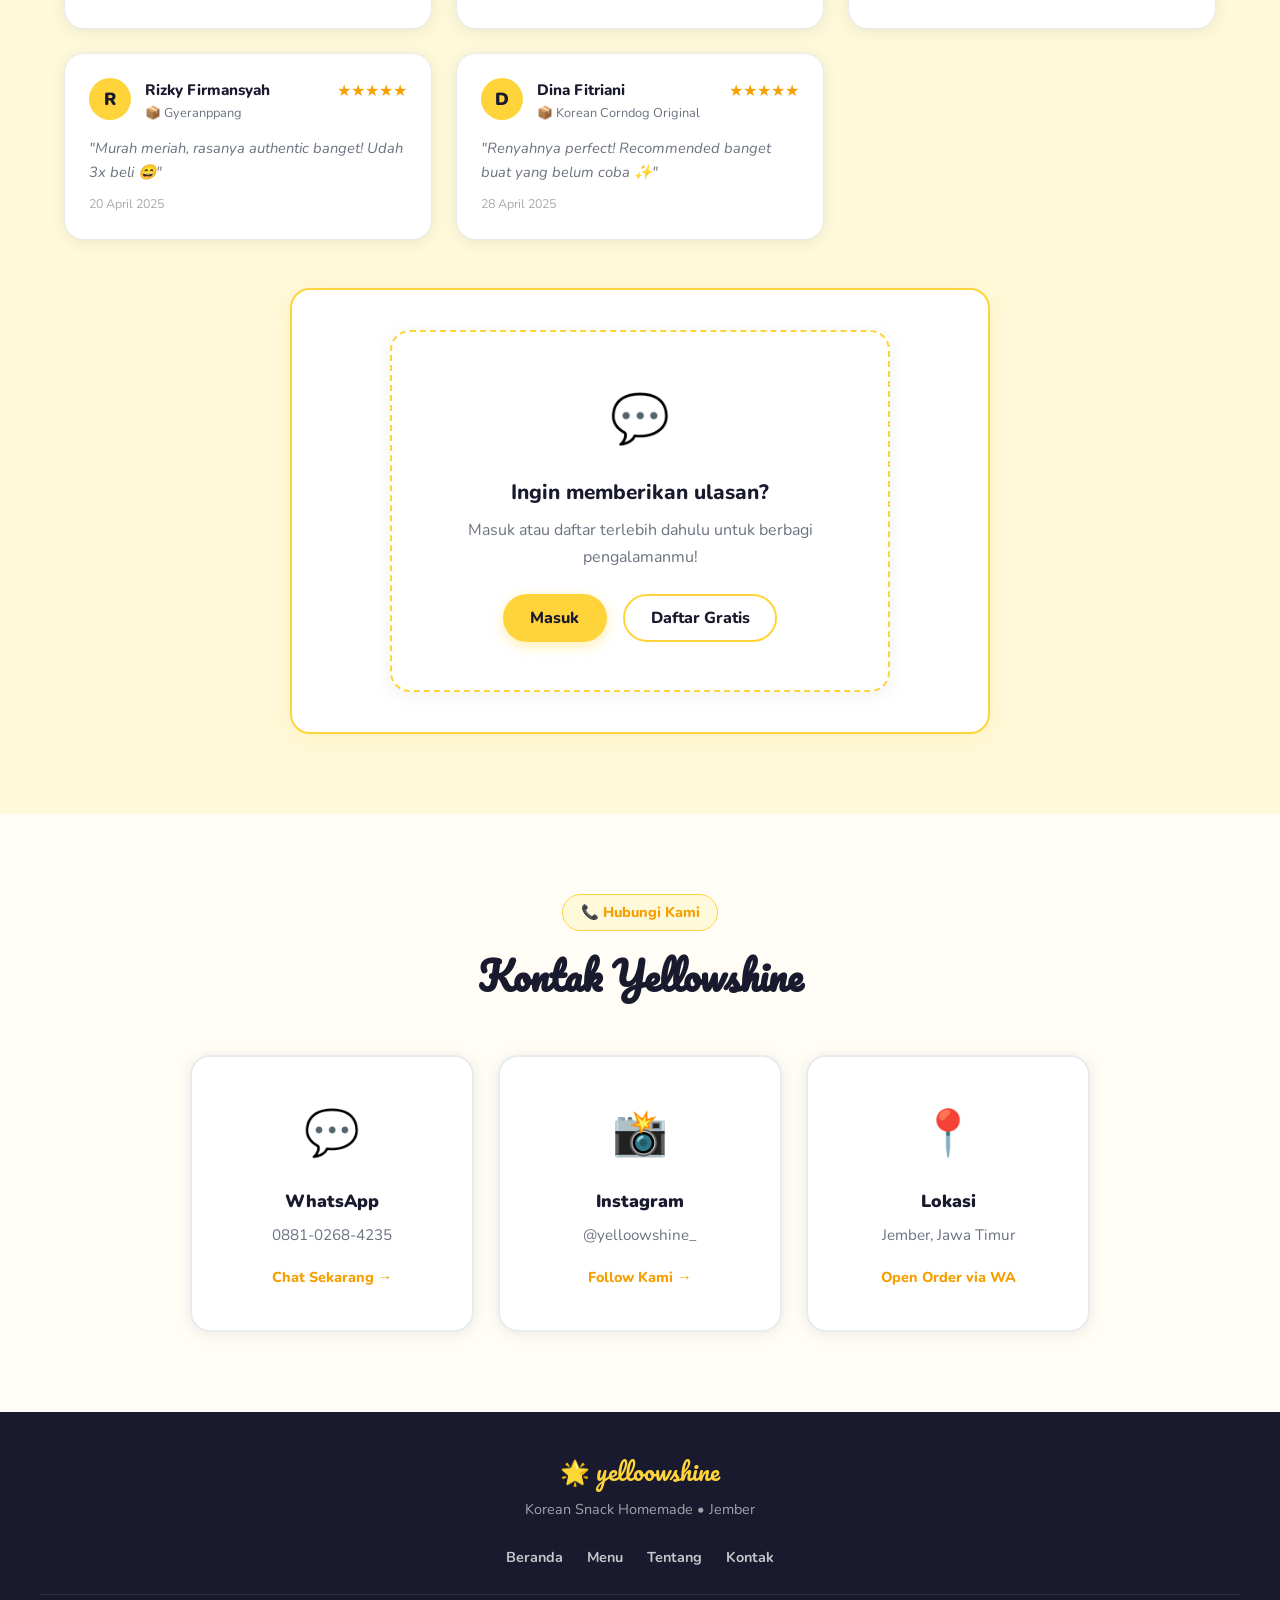
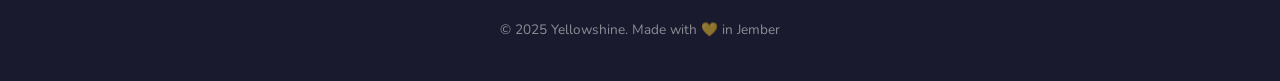
<file: yellowshine_v2_fixed/admin.html>
<!DOCTYPE html>
<html lang="id">
<head>
  <meta charset="UTF-8"/>
  <meta name="viewport" content="width=device-width, initial-scale=1.0"/>
  <title>Admin Panel – Yellowshine</title>
  <link rel="stylesheet" href="style.css"/>
  <link href="https://fonts.googleapis.com/css2?family=Nunito:wght@400;600;700;800;900&family=Pacifico&display=swap" rel="stylesheet"/>
</head>
<body class="admin-body">

<!-- ADMIN TOPBAR -->
<nav class="admin-topbar">
  <div class="admin-nav-inner">
    <span class="admin-brand">⚙️ Yellowshine Admin</span>
    <div class="admin-nav-right">
      <span id="adminGreet">Halo, Admin!</span>
      <a href="index.html" class="btn btn-sm">🏠 Ke Website</a>
      <button class="btn btn-sm btn-danger" id="logoutBtn">🚪 Logout</button>
    </div>
  </div>
</nav>

<div class="admin-layout">
  <!-- SIDEBAR -->
  <aside class="admin-sidebar">
    <ul class="sidebar-menu">
      <li><button class="sidebar-btn active" data-tab="dashboard">📊 Dashboard</button></li>
      <li><button class="sidebar-btn" data-tab="products">🍢 Produk</button></li>
      <li><button class="sidebar-btn" data-tab="reviews">💬 Ulasan</button></li>
      <li><button class="sidebar-btn" data-tab="users">👥 Pengguna</button></li>
      <li><button class="sidebar-btn" data-tab="settings">⚙️ Pengaturan</button></li>
    </ul>
  </aside>

  <!-- MAIN CONTENT -->
  <main class="admin-main">

    <!-- DASHBOARD TAB -->
    <div class="admin-tab active" id="tab-dashboard">
      <h2 class="tab-title">📊 Dashboard</h2>
      <div class="dash-stats">
        <div class="dash-card yellow"><div class="dash-num" id="dTotalProducts">0</div><div class="dash-label">Total Produk</div></div>
        <div class="dash-card blue"><div class="dash-num" id="dTotalReviews">0</div><div class="dash-label">Total Ulasan</div></div>
        <div class="dash-card green"><div class="dash-num" id="dAvgRating">0</div><div class="dash-label">Rating Rata-rata</div></div>
        <div class="dash-card pink"><div class="dash-num" id="dTotalUsers">0</div><div class="dash-label">Total Pengguna</div></div>
      </div>
      <div class="dash-recent"><h3>Ulasan Terbaru</h3><div id="dashRecentReviews"></div></div>
    </div>

    <!-- PRODUCTS TAB -->
    <div class="admin-tab" id="tab-products">
      <div class="tab-header">
        <h2 class="tab-title">🍢 Kelola Produk</h2>
        <button class="btn btn-primary" id="addProductBtn">+ Tambah Produk</button>
      </div>

      <!-- PRODUCT FORM -->
      <div class="admin-form-card" id="productFormCard" style="display:none">
        <h3 id="productFormTitle">Tambah Produk Baru</h3>
        <div class="form-grid-2">
          <div class="form-group">
            <label>Nama Produk</label>
            <input type="text" id="pName" placeholder="Nama produk" class="modal-input"/>
          </div>
          <div class="form-group">
            <label>Kategori</label>
            <input type="text" id="pCategory" placeholder="Contoh: Snack, Minuman" class="modal-input"/>
          </div>
          <div class="form-group">
            <label>Harga (Rp)</label>
            <input type="number" id="pPrice" placeholder="15000" class="modal-input"/>
          </div>
          <div class="form-group">
            <label>Emoji / Icon</label>
            <input type="text" id="pEmoji" placeholder="🍢" class="modal-input"/>
          </div>
          <div class="form-group full-width">
            <label>Deskripsi</label>
            <textarea id="pDesc" placeholder="Deskripsi produk..." rows="3" class="modal-input"></textarea>
          </div>
          <div class="form-group">
            <label>Best Seller?</label>
            <select id="pBestSeller" class="modal-input">
              <option value="false">Tidak</option>
              <option value="true">Ya ⭐</option>
            </select>
          </div>

          <!-- PHOTO UPLOAD -->
          <div class="form-group full-width">
            <label>Foto Produk</label>
            <div class="photo-upload-area" id="photoUploadArea">
              <input type="file" id="pPhoto" accept="image/*" style="display:none"/>
              <div class="photo-preview-wrap" id="photoPreviewWrap">
                <div class="photo-placeholder" id="photoPlaceholder">
                  <span>📷</span>
                  <p>Klik untuk upload foto produk</p>
                  <small>JPG, PNG, WEBP • Maks 2MB</small>
                </div>
                <img id="photoPreview" src="" alt="preview" class="photo-preview-img" style="display:none"/>
              </div>
              <div class="photo-upload-btns">
                <button type="button" class="btn btn-sm btn-outline" onclick="document.getElementById('pPhoto').click()">📂 Pilih Foto</button>
                <button type="button" class="btn btn-sm btn-danger-sm" id="removePhotoBtn" style="display:none" onclick="removePhoto()">✕ Hapus Foto</button>
              </div>
            </div>
            <input type="hidden" id="pPhotoData"/>
          </div>
        </div>
        <div class="form-actions">
          <button class="btn btn-primary" id="saveProductBtn">💾 Simpan Produk</button>
          <button class="btn btn-ghost" id="cancelProductBtn">Batal</button>
        </div>
      </div>

      <!-- PRODUCT TABLE -->
      <div class="admin-table-wrapper">
        <table class="admin-table" id="productsTable">
          <thead>
            <tr>
              <th>Foto</th><th>Nama</th><th>Kategori</th>
              <th>Harga</th><th>Best Seller</th><th>Aksi</th>
            </tr>
          </thead>
          <tbody id="productsTableBody"></tbody>
        </table>
      </div>
    </div>

    <!-- REVIEWS TAB -->
    <div class="admin-tab" id="tab-reviews">
      <h2 class="tab-title">💬 Kelola Ulasan</h2>
      <div class="admin-table-wrapper">
        <table class="admin-table">
          <thead>
            <tr><th>Nama</th><th>Produk</th><th>Rating</th><th>Ulasan</th><th>Tanggal</th><th>Aksi</th></tr>
          </thead>
          <tbody id="reviewsTableBody"></tbody>
        </table>
      </div>
    </div>

    <!-- USERS TAB -->
    <div class="admin-tab" id="tab-users">
      <h2 class="tab-title">👥 Daftar Pengguna</h2>
      <div class="admin-table-wrapper">
        <table class="admin-table">
          <thead>
            <tr><th>#</th><th>Username</th><th>Email</th><th>Bergabung</th><th>Aksi</th></tr>
          </thead>
          <tbody id="usersTableBody"></tbody>
        </table>
      </div>
    </div>

    <!-- SETTINGS TAB -->
    <div class="admin-tab" id="tab-settings">
      <h2 class="tab-title">⚙️ Pengaturan Website</h2>

      <!-- About Photo -->
      <div class="settings-section">
        <h3>📸 Foto "Tentang Kami"</h3>
        <p>Foto ini akan tampil di bagian "Homemade with Love" pada halaman Tentang Kami.</p>
        <div class="about-photo-settings">
          <div class="about-photo-current" id="aboutPhotoCurrentWrap">
            <!-- filled by JS -->
          </div>
          <div class="photo-upload-area">
            <input type="file" id="aboutPhotoInput" accept="image/*" style="display:none"/>
            <div class="photo-upload-btns" style="margin-top:1rem">
              <button class="btn btn-primary" onclick="document.getElementById('aboutPhotoInput').click()">📂 Pilih Foto Baru</button>
              <button class="btn btn-danger" id="removeAboutPhoto">✕ Hapus Foto</button>
            </div>
          </div>
        </div>
      </div>

      <!-- WA Number -->
      <div class="settings-section">
        <h3>💬 Info WhatsApp</h3>
        <p>Nomor WA aktif: <strong>+62 881-0268-4235</strong></p>
        <p style="color:var(--text-muted);font-size:.9rem">Untuk mengubah nomor WA, edit langsung di file <code>index.html</code> dan <code>app.js</code>.</p>
      </div>
    </div>

  </main>
</div>

<!-- CONFIRM MODAL -->
<div class="modal-overlay" id="confirmModal" style="display:none">
  <div class="modal-box">
    <h3 id="confirmTitle">Konfirmasi</h3>
    <p id="confirmMsg">Apakah kamu yakin?</p>
    <div class="form-actions">
      <button class="btn btn-danger" id="confirmOkBtn">Ya, Hapus</button>
      <button class="btn btn-ghost" id="confirmCancelBtn">Batal</button>
    </div>
  </div>
</div>

<div class="toast" id="toast"></div>

<script src="data.js"></script>
<script src="admin.js"></script>
</body>
</html>
</file>
<file: yellowshine_v2_fixed/style.css>
/* ============================
   YELLOWSHINE - MAIN STYLES
   ============================ */

@import url('https://fonts.googleapis.com/css2?family=Nunito:wght@400;600;700;800;900&family=Pacifico&display=swap');

:root {
  --yellow: #FFD43B;
  --yellow-dark: #F59F00;
  --yellow-light: #FFF9DB;
  --blue: #4DABF7;
  --blue-dark: #1971C2;
  --blue-light: #E7F5FF;
  --pink: #F783AC;
  --green: #51CF66;
  --white: #FFFFFF;
  --bg: #FFFDF5;
  --card: #FFFFFF;
  --text: #1A1A2E;
  --text-muted: #6B7280;
  --border: #E9ECEF;
  --shadow: 0 4px 24px rgba(255,212,59,.18);
  --shadow-card: 0 2px 16px rgba(0,0,0,.08);
  --radius: 20px;
  --radius-sm: 12px;
  --wa: #25D366;
  font-size: 16px;
}

*, *::before, *::after { box-sizing: border-box; margin: 0; padding: 0; }

html { scroll-behavior: smooth; }

body {
  font-family: 'Nunito', sans-serif;
  background: var(--bg);
  color: var(--text);
  line-height: 1.65;
  overflow-x: hidden;
}

a { text-decoration: none; color: inherit; }
ul { list-style: none; }
img { max-width: 100%; }

.container {
  max-width: 1200px;
  margin: 0 auto;
  padding: 0 1.5rem;
}

/* ===== BUTTONS ===== */
.btn {
  display: inline-flex;
  align-items: center;
  gap: .45rem;
  padding: .7rem 1.6rem;
  border-radius: 50px;
  font-family: 'Nunito', sans-serif;
  font-weight: 800;
  font-size: 1rem;
  cursor: pointer;
  border: 2px solid transparent;
  transition: all .25s;
}
.btn-primary {
  background: var(--yellow);
  color: var(--text);
  box-shadow: 0 4px 14px rgba(255,212,59,.4);
}
.btn-primary:hover { background: var(--yellow-dark); transform: translateY(-2px); box-shadow: 0 6px 20px rgba(255,212,59,.5); }
.btn-wa { background: var(--wa); color: #fff; box-shadow: 0 4px 14px rgba(37,211,102,.3); }
.btn-wa:hover { background: #20BA5A; transform: translateY(-2px); }
.btn-order { background: var(--wa); color: #fff; font-size: .88rem; padding: .5rem 1.1rem; }
.btn-order:hover { background: #20BA5A; }
.btn-ghost { background: transparent; border-color: var(--yellow); color: var(--text); }
.btn-ghost:hover { background: var(--yellow-light); }
.btn-sm { padding: .4rem .9rem; font-size: .85rem; }
.btn-edit { background: var(--blue-light); color: var(--blue-dark); border-color: var(--blue); }
.btn-edit:hover { background: var(--blue); color: #fff; }
.btn-danger { background: #FFE3E3; color: #C92A2A; border-color: #FFC9C9; }
.btn-danger:hover { background: #C92A2A; color: #fff; }

/* ===== NAVBAR ===== */
.navbar {
  position: fixed;
  top: 0; left: 0; right: 0;
  z-index: 1000;
  padding: 1rem 0;
  transition: all .3s;
}
.navbar.scrolled {
  background: rgba(255,253,245,.95);
  backdrop-filter: blur(12px);
  box-shadow: 0 2px 20px rgba(0,0,0,.08);
  padding: .6rem 0;
}
.nav-inner {
  max-width: 1200px;
  margin: 0 auto;
  padding: 0 1.5rem;
  display: flex;
  align-items: center;
  justify-content: space-between;
}
.nav-logo {
  display: flex;
  align-items: center;
  gap: .6rem;
  font-family: 'Pacifico', cursive;
  font-size: 1.4rem;
  color: var(--yellow-dark);
  text-shadow: 1px 1px 0 rgba(0,0,0,.1);
}
.nav-logo img { border-radius: 50%; }
.logo-fallback { font-size: 2rem; }
.nav-links {
  display: flex;
  align-items: center;
  gap: .2rem;
}
.nav-link {
  padding: .45rem 1rem;
  border-radius: 50px;
  font-weight: 700;
  color: var(--text);
  transition: all .2s;
  font-size: .95rem;
}
.nav-link:hover, .nav-link.active { background: var(--yellow); color: var(--text); }
.admin-btn { background: var(--blue-light); color: var(--blue-dark); }
.hamburger { display: none; background: none; border: none; font-size: 1.5rem; cursor: pointer; }

/* ===== HERO ===== */
.hero {
  min-height: 100vh;
  display: flex;
  align-items: center;
  padding: 100px 1.5rem 3rem;
  position: relative;
  overflow: hidden;
  background: linear-gradient(135deg, #FFFDF5 0%, #FFF9DB 50%, #E7F5FF 100%);
}
.hero-bg-shapes { position: absolute; inset: 0; pointer-events: none; overflow: hidden; }
.shape {
  position: absolute;
  border-radius: 50%;
  opacity: .15;
}
.s1 { width: 600px; height: 600px; background: var(--yellow); top: -200px; right: -200px; animation: float1 8s ease-in-out infinite; }
.s2 { width: 400px; height: 400px; background: var(--blue); bottom: -150px; left: -100px; animation: float2 10s ease-in-out infinite; }
.s3 { width: 250px; height: 250px; background: var(--pink); top: 30%; right: 15%; animation: float3 6s ease-in-out infinite; }

@keyframes float1 { 0%,100%{transform:translateY(0) rotate(0deg)} 50%{transform:translateY(-30px) rotate(10deg)} }
@keyframes float2 { 0%,100%{transform:translateY(0) rotate(0deg)} 50%{transform:translateY(25px) rotate(-8deg)} }
@keyframes float3 { 0%,100%{transform:translateY(0) scale(1)} 50%{transform:translateY(-20px) scale(1.1)} }

.hero-content {
  max-width: 1200px;
  margin: 0 auto;
  width: 100%;
  display: grid;
  grid-template-columns: 1fr 1fr;
  gap: 3rem;
  align-items: center;
  position: relative;
  z-index: 1;
}
.hero-badge {
  display: inline-flex;
  align-items: center;
  gap: .5rem;
  background: var(--yellow);
  color: var(--text);
  padding: .4rem 1.2rem;
  border-radius: 50px;
  font-weight: 800;
  font-size: .9rem;
  margin-bottom: 1.2rem;
  animation: fadeInUp .6s ease;
}
.hero-title {
  font-family: 'Pacifico', cursive;
  font-size: clamp(2rem, 5vw, 3.5rem);
  line-height: 1.2;
  color: var(--text);
  margin-bottom: 1.2rem;
  animation: fadeInUp .7s ease;
}
.yellow-text { color: var(--yellow-dark); }
.hero-desc {
  font-size: 1.1rem;
  color: var(--text-muted);
  margin-bottom: 2rem;
  animation: fadeInUp .8s ease;
}
.hero-actions {
  display: flex;
  gap: 1rem;
  flex-wrap: wrap;
  margin-bottom: 2.5rem;
  animation: fadeInUp .9s ease;
}
.hero-stats {
  display: flex;
  gap: 2rem;
  animation: fadeInUp 1s ease;
}
.stat { display: flex; flex-direction: column; }
.stat-num { font-size: 1.4rem; font-weight: 900; color: var(--yellow-dark); }
.stat span:last-child { font-size: .85rem; color: var(--text-muted); }

/* Hero Visual */
.hero-visual {
  position: relative;
  display: flex;
  justify-content: center;
  animation: fadeInRight .8s ease;
}
/* ===== HERO SLIDER ===== */
.floating-card {
  background: var(--white);
  border-radius: 28px;
  padding: 1.4rem;
  box-shadow: 0 20px 60px rgba(255,212,59,.22), 0 4px 20px rgba(0,0,0,.08);
  width: 320px;
  animation: floatCard 4s ease-in-out infinite;
  user-select: none;
}
@keyframes floatCard { 0%,100%{transform:translateY(0)} 50%{transform:translateY(-12px)} }

/* slider header */
.slider-header {
  display: flex;
  align-items: center;
  justify-content: space-between;
  margin-bottom: .9rem;
}
.slider-label {
  font-size: .82rem;
  font-weight: 800;
  color: var(--yellow-dark);
  background: var(--yellow-light);
  padding: .25rem .8rem;
  border-radius: 50px;
}
.slider-nav { display: flex; gap: .4rem; }
.slider-prev, .slider-next {
  width: 30px; height: 30px;
  border-radius: 50%;
  border: 2px solid var(--border);
  background: var(--white);
  font-size: 1.1rem;
  cursor: pointer;
  display: flex; align-items: center; justify-content: center;
  transition: all .2s;
  line-height: 1;
  color: var(--text);
  font-family: inherit;
}
.slider-prev:hover, .slider-next:hover {
  background: var(--yellow);
  border-color: var(--yellow);
}

/* track */
.slider-track-outer {
  border-radius: 16px;
  overflow: hidden;
  background: linear-gradient(135deg, var(--yellow-light), var(--blue-light));
  position: relative;
  min-height: 220px;
}
.slider-wrapper {
  position: relative;
  width: 100%;
  min-height: 220px;
}

/* slides */
.slide {
  position: absolute;
  inset: 0;
  display: flex;
  flex-direction: column;
  align-items: center;
  justify-content: center;
  opacity: 0;
  pointer-events: none;
  transition: opacity .38s ease, transform .38s ease;
  transform: translateX(0);
  padding: 1.2rem;
}
.slide.active {
  opacity: 1;
  pointer-events: auto;
  position: relative;
  transform: translateX(0);
}
.slide.entering-right  { transform: translateX(60px);  opacity: 0; }
.slide.entering-left   { transform: translateX(-60px); opacity: 0; }
.slide.leaving-left    { transform: translateX(-60px); opacity: 0; transition: opacity .38s ease, transform .38s ease; }
.slide.leaving-right   { transform: translateX(60px);  opacity: 0; transition: opacity .38s ease, transform .38s ease; }

.slide-inner {
  display: flex;
  flex-direction: column;
  align-items: center;
  gap: .8rem;
  width: 100%;
  text-align: center;
}
.slide-visual { display: flex; align-items: center; justify-content: center; }
.slide-emoji {
  font-size: 4.5rem;
  filter: drop-shadow(0 4px 10px rgba(0,0,0,.12));
  animation: popIn .5s cubic-bezier(.34,1.56,.64,1);
}
@keyframes popIn { from{transform:scale(.3) rotate(-10deg);opacity:0} to{transform:scale(1) rotate(0);opacity:1} }
.slide-product-img {
  width: 140px; height: 140px;
  object-fit: cover;
  border-radius: 14px;
  box-shadow: 0 4px 16px rgba(0,0,0,.12);
}
.slide-info { display: flex; flex-direction: column; align-items: center; gap: .25rem; }
.slide-cat {
  font-size: .72rem;
  font-weight: 800;
  text-transform: uppercase;
  letter-spacing: .07em;
  color: var(--blue-dark);
  background: var(--blue-light);
  padding: .15rem .6rem;
  border-radius: 50px;
}
.slide-name { font-weight: 900; font-size: 1rem; color: var(--text); line-height: 1.3; }
.slide-price {
  font-weight: 900;
  font-size: 1.1rem;
  color: var(--yellow-dark);
}

/* footer */
.slider-footer {
  display: flex;
  align-items: center;
  justify-content: space-between;
  margin-top: .9rem;
  padding: 0 .2rem;
}
.slider-dots { display: flex; gap: .45rem; }
.dot {
  width: 7px; height: 7px; border-radius: 50%;
  background: var(--border); cursor: pointer; transition: all .3s;
  flex-shrink: 0;
}
.dot.active { background: var(--yellow-dark); width: 20px; border-radius: 4px; }
.slider-counter {
  font-size: .78rem;
  font-weight: 800;
  color: var(--text-muted);
}
.deco-badge {
  position: absolute;
  background: var(--white);
  padding: .5rem 1rem;
  border-radius: 50px;
  font-weight: 800;
  font-size: .85rem;
  box-shadow: 0 4px 16px rgba(0,0,0,.1);
  border: 2px solid var(--yellow);
  animation: floatCard 3s ease-in-out infinite;
}
.top-right { top: -10px; right: -20px; animation-delay: 1s; }
.bottom-left { bottom: -10px; left: -20px; animation-delay: .5s; }
.scroll-hint {
  position: absolute;
  bottom: 2rem;
  left: 50%;
  transform: translateX(-50%);
  color: var(--text-muted);
  font-size: .9rem;
  animation: bounce2 2s ease-in-out infinite;
}
@keyframes bounce2 { 0%,100%{transform:translateX(-50%) translateY(0)} 50%{transform:translateX(-50%) translateY(-8px)} }

/* ===== SECTION HEADERS ===== */
.section-header {
  text-align: center;
  margin-bottom: 3rem;
}
.section-tag {
  display: inline-block;
  background: var(--yellow-light);
  color: var(--yellow-dark);
  padding: .35rem 1.1rem;
  border-radius: 50px;
  font-weight: 800;
  font-size: .9rem;
  margin-bottom: .8rem;
  border: 1.5px solid var(--yellow);
}
.section-header h2 {
  font-family: 'Pacifico', cursive;
  font-size: clamp(1.6rem, 3vw, 2.4rem);
  color: var(--text);
  margin-bottom: .5rem;
}
.section-header p { color: var(--text-muted); font-size: 1rem; }

/* ===== FEATURED ===== */
.featured-section {
  padding: 5rem 1.5rem;
  background: var(--yellow-light);
}
.featured-grid {
  display: grid;
  grid-template-columns: repeat(auto-fill, minmax(260px, 1fr));
  gap: 1.5rem;
}

/* ===== PRODUCT CARD ===== */
.product-card {
  background: var(--card);
  border-radius: var(--radius);
  overflow: hidden;
  box-shadow: var(--shadow-card);
  transition: all .3s;
  border: 2px solid transparent;
  position: relative;
  opacity: 0;
  transform: translateY(20px);
  transition: opacity .5s, transform .5s, box-shadow .3s, border-color .3s;
}
.product-card.visible { opacity: 1; transform: translateY(0); }
.product-card:hover {
  transform: translateY(-6px);
  box-shadow: 0 12px 40px rgba(255,212,59,.25);
  border-color: var(--yellow);
}
.badge-star {
  position: absolute;
  top: 1rem; left: 1rem;
  background: var(--yellow);
  color: var(--text);
  padding: .25rem .8rem;
  border-radius: 50px;
  font-size: .8rem;
  font-weight: 800;
}
.product-emoji {
  font-size: 4rem;
  text-align: center;
  padding: 1.8rem 1rem 1rem;
  background: linear-gradient(135deg, var(--yellow-light), var(--blue-light));
}
.product-info { padding: 1.2rem; }
.product-cat {
  font-size: .8rem;
  font-weight: 800;
  text-transform: uppercase;
  letter-spacing: .06em;
  color: var(--blue-dark);
  background: var(--blue-light);
  padding: .2rem .7rem;
  border-radius: 50px;
}
.product-name {
  font-size: 1.05rem;
  font-weight: 900;
  margin: .6rem 0 .4rem;
  color: var(--text);
}
.product-desc {
  font-size: .88rem;
  color: var(--text-muted);
  line-height: 1.5;
  margin-bottom: 1rem;
  display: -webkit-box;
  -webkit-line-clamp: 2;
  -webkit-box-orient: vertical;
  overflow: hidden;
}
.product-footer {
  display: flex;
  align-items: center;
  justify-content: space-between;
  margin-top: auto;
}
.product-price {
  font-weight: 900;
  font-size: 1.1rem;
  color: var(--yellow-dark);
}

/* ===== MENU SECTION ===== */
.menu-section {
  padding: 5rem 1.5rem;
  background: var(--bg);
}
.menu-filter {
  display: flex;
  gap: .7rem;
  flex-wrap: wrap;
  justify-content: center;
  margin-bottom: 2.5rem;
}
.filter-btn {
  padding: .5rem 1.3rem;
  border: 2px solid var(--border);
  border-radius: 50px;
  font-family: 'Nunito', sans-serif;
  font-weight: 700;
  cursor: pointer;
  background: var(--white);
  color: var(--text-muted);
  transition: all .2s;
  font-size: .9rem;
}
.filter-btn:hover, .filter-btn.active {
  background: var(--yellow);
  border-color: var(--yellow);
  color: var(--text);
}
.menu-grid {
  display: grid;
  grid-template-columns: repeat(auto-fill, minmax(260px, 1fr));
  gap: 1.5rem;
}

/* ===== ABOUT SECTION ===== */
.about-section {
  padding: 5rem 1.5rem;
  background: linear-gradient(135deg, #FFFDF5, #E7F5FF);
}
.about-grid {
  display: grid;
  grid-template-columns: 1fr 1.5fr;
  gap: 4rem;
  align-items: center;
  max-width: 1200px;
  margin: 0 auto;
}
.about-visual { display: flex; flex-direction: column; gap: 1rem; }
.about-card-main {
  background: var(--white);
  border-radius: var(--radius);
  padding: 2.5rem;
  text-align: center;
  box-shadow: var(--shadow);
  border: 2px solid var(--yellow-light);
}
.about-card-main h3 { font-size: 1.2rem; font-weight: 900; margin: 1rem 0 .5rem; }
.about-card-main p { color: var(--text-muted); font-size: .95rem; }
.about-stat-cards { display: flex; flex-direction: column; gap: .7rem; }
.about-mini-card {
  background: var(--white);
  border-radius: var(--radius-sm);
  padding: .85rem 1.3rem;
  font-weight: 700;
  font-size: .95rem;
  box-shadow: var(--shadow-card);
  border-left: 4px solid var(--yellow);
}
.about-text { display: flex; flex-direction: column; gap: 1rem; }
.about-text .section-tag { text-align: left; }
.about-text h2 {
  font-family: 'Pacifico', cursive;
  font-size: clamp(1.6rem, 3vw, 2.2rem);
  color: var(--text);
}
.about-text p { color: var(--text-muted); font-size: 1rem; line-height: 1.75; }
.visi-misi { display: grid; grid-template-columns: 1fr 1fr; gap: 1rem; margin-top: 1rem; }
.vm-card {
  background: var(--white);
  border-radius: var(--radius-sm);
  padding: 1.3rem;
  box-shadow: var(--shadow-card);
  border-top: 3px solid var(--yellow);
  opacity: 0; transform: translateY(20px);
  transition: opacity .5s, transform .5s;
}
.vm-card.visible { opacity: 1; transform: translateY(0); }
.vm-card h4 { font-size: 1rem; font-weight: 900; margin-bottom: .6rem; }
.vm-card p, .vm-card li { color: var(--text-muted); font-size: .9rem; line-height: 1.6; }
.vm-card ul { padding-left: 1.2rem; }
.vm-card li { list-style: disc; }

/* ===== REVIEW SECTION ===== */
.review-section {
  padding: 5rem 1.5rem;
  background: var(--yellow-light);
}
.review-grid {
  display: grid;
  grid-template-columns: repeat(auto-fill, minmax(280px, 1fr));
  gap: 1.5rem;
  margin-bottom: 3rem;
}
.review-card {
  background: var(--white);
  border-radius: var(--radius);
  padding: 1.5rem;
  box-shadow: var(--shadow-card);
  border: 1.5px solid var(--border);
  opacity: 0; transform: translateY(20px);
  transition: opacity .5s, transform .5s;
}
.review-card.visible { opacity: 1; transform: translateY(0); }
.review-header { display: flex; align-items: flex-start; gap: .9rem; margin-bottom: .8rem; }
.review-avatar {
  width: 42px; height: 42px;
  border-radius: 50%;
  background: var(--yellow);
  display: flex; align-items: center; justify-content: center;
  font-weight: 900; font-size: 1.1rem;
  flex-shrink: 0;
}
.review-name { font-weight: 800; font-size: .95rem; }
.review-product { font-size: .8rem; color: var(--text-muted); }
.review-stars { color: var(--yellow-dark); font-size: 1rem; margin-left: auto; }
.review-text { color: var(--text-muted); font-size: .92rem; line-height: 1.6; font-style: italic; }
.review-date { font-size: .78rem; color: #aaa; margin-top: .6rem; }

/* Review Form */
.review-form-wrapper {
  background: var(--white);
  border-radius: var(--radius);
  padding: 2.5rem;
  max-width: 700px;
  margin: 0 auto;
  box-shadow: var(--shadow);
  border: 2px solid var(--yellow);
}
.review-form-wrapper h3 { font-size: 1.3rem; font-weight: 900; margin-bottom: 1.5rem; }
.review-form { display: flex; flex-direction: column; gap: 1rem; }
.form-row { display: grid; grid-template-columns: 1fr 1fr; gap: 1rem; }
.review-form input, .review-form select, .review-form textarea {
  width: 100%;
  padding: .75rem 1.1rem;
  border: 2px solid var(--border);
  border-radius: var(--radius-sm);
  font-family: 'Nunito', sans-serif;
  font-size: .95rem;
  background: var(--bg);
  transition: border-color .2s;
  color: var(--text);
}
.review-form input:focus, .review-form select:focus, .review-form textarea:focus {
  border-color: var(--yellow);
  outline: none;
}
.star-picker { display: flex; align-items: center; gap: .8rem; }
.stars { display: flex; gap: .3rem; }
.star {
  font-size: 1.8rem;
  color: var(--border);
  cursor: pointer;
  transition: color .15s, transform .15s;
}
.star.active { color: var(--yellow-dark); }
.star:hover { transform: scale(1.2); }
#starLabel { font-size: .9rem; color: var(--text-muted); font-weight: 700; }

/* ===== CONTACT SECTION ===== */
.contact-section {
  padding: 5rem 1.5rem;
  background: var(--bg);
}
.contact-grid {
  display: grid;
  grid-template-columns: repeat(auto-fill, minmax(250px, 1fr));
  gap: 1.5rem;
  max-width: 900px;
  margin: 0 auto;
}
.contact-card {
  background: var(--card);
  border-radius: var(--radius);
  padding: 2.5rem 2rem;
  text-align: center;
  box-shadow: var(--shadow-card);
  border: 2px solid var(--border);
  transition: all .3s;
  opacity: 0; transform: translateY(20px);
  transition: opacity .5s, transform .5s, box-shadow .3s, border-color .3s;
}
.contact-card.visible { opacity: 1; transform: translateY(0); }
.contact-card:hover { transform: translateY(-6px); box-shadow: 0 12px 40px rgba(0,0,0,.1); }
.wa-card:hover { border-color: var(--wa); }
.ig-card:hover { border-color: #E1306C; }
.loc-card:hover { border-color: var(--yellow); }
.contact-icon { font-size: 2.8rem; margin-bottom: 1rem; }
.contact-card h3 { font-size: 1.1rem; font-weight: 900; margin-bottom: .4rem; }
.contact-card p { color: var(--text-muted); font-size: .95rem; margin-bottom: 1rem; }
.contact-cta { font-weight: 800; color: var(--yellow-dark); font-size: .9rem; }

/* ===== FOOTER ===== */
.footer {
  background: var(--text);
  color: var(--white);
  padding: 2.5rem 1.5rem;
}
.footer-inner {
  max-width: 1200px;
  margin: 0 auto;
  display: flex;
  flex-direction: column;
  gap: 1.5rem;
  align-items: center;
  text-align: center;
}
.footer-brand { display: flex; flex-direction: column; gap: .4rem; }
.footer-logo { font-family: 'Pacifico', cursive; font-size: 1.5rem; color: var(--yellow); }
.footer-brand p { color: rgba(255,255,255,.6); font-size: .9rem; }
.footer-links { display: flex; gap: 1.5rem; flex-wrap: wrap; justify-content: center; }
.footer-links a { color: rgba(255,255,255,.75); font-weight: 700; font-size: .9rem; transition: color .2s; }
.footer-links a:hover { color: var(--yellow); }
.footer-bottom {
  display: flex;
  align-items: center;
  gap: 1rem;
  border-top: 1px solid rgba(255,255,255,.1);
  padding-top: 1.5rem;
  width: 100%;
  justify-content: center;
}
.footer-bottom p { color: rgba(255,255,255,.5); font-size: .85rem; }
.admin-access-btn {
  background: none;
  border: none;
  font-size: 1rem;
  cursor: pointer;
  opacity: .4;
  transition: opacity .2s;
}
.admin-access-btn:hover { opacity: 1; }

/* ===== MODAL ===== */
.modal-overlay {
  position: fixed;
  inset: 0;
  background: rgba(0,0,0,.45);
  backdrop-filter: blur(4px);
  display: flex;
  align-items: center;
  justify-content: center;
  z-index: 2000;
  padding: 1rem;
}
.modal-box {
  background: var(--white);
  border-radius: var(--radius);
  padding: 2.5rem;
  max-width: 420px;
  width: 100%;
  position: relative;
  box-shadow: 0 24px 80px rgba(0,0,0,.2);
  animation: modalIn .3s ease;
}
@keyframes modalIn { from{transform:scale(.85);opacity:0} to{transform:scale(1);opacity:1} }
.modal-close {
  position: absolute;
  top: 1rem; right: 1rem;
  background: none;
  border: none;
  font-size: 1.2rem;
  cursor: pointer;
  color: var(--text-muted);
}
.modal-box h3 { font-size: 1.3rem; font-weight: 900; margin-bottom: 1.5rem; }
.modal-input {
  width: 100%;
  padding: .75rem 1rem;
  border: 2px solid var(--border);
  border-radius: var(--radius-sm);
  font-family: 'Nunito', sans-serif;
  font-size: .95rem;
  margin-bottom: .9rem;
  background: var(--bg);
  transition: border-color .2s;
  color: var(--text);
}
.modal-input:focus { border-color: var(--yellow); outline: none; }
.modal-hint { font-size: .82rem; color: var(--text-muted); text-align: center; margin-top: .7rem; }

/* ===== TOAST ===== */
.toast {
  position: fixed;
  bottom: 2rem;
  right: 2rem;
  background: var(--text);
  color: var(--white);
  padding: .9rem 1.6rem;
  border-radius: 50px;
  font-weight: 700;
  font-size: .95rem;
  z-index: 3000;
  opacity: 0;
  transform: translateY(20px);
  transition: all .3s;
  pointer-events: none;
}
.toast.show { opacity: 1; transform: translateY(0); }
.toast.success { background: #2F9E44; }
.toast.warn { background: var(--yellow-dark); color: var(--text); }
.toast.error { background: #C92A2A; }

/* ===== ANIMATIONS ===== */
@keyframes fadeInUp { from{opacity:0;transform:translateY(30px)} to{opacity:1;transform:translateY(0)} }
@keyframes fadeInRight { from{opacity:0;transform:translateX(40px)} to{opacity:1;transform:translateX(0)} }

/* ===========================
   ADMIN STYLES
   =========================== */
.admin-body { background: #F1F3F5; padding-top: 70px; }

.admin-topbar {
  position: fixed;
  top: 0; left: 0; right: 0;
  background: var(--text);
  padding: .9rem 0;
  z-index: 1000;
}
.admin-nav-inner {
  max-width: 1400px;
  margin: 0 auto;
  padding: 0 1.5rem;
  display: flex;
  align-items: center;
  justify-content: space-between;
}
.admin-brand { font-family: 'Pacifico', cursive; color: var(--yellow); font-size: 1.2rem; }
.admin-nav-right { display: flex; align-items: center; gap: 1rem; }
.admin-nav-right span { color: rgba(255,255,255,.7); font-size: .9rem; }

.admin-layout { display: flex; max-width: 1400px; margin: 0 auto; padding: 2rem 1.5rem; gap: 2rem; }

.admin-sidebar {
  width: 220px;
  flex-shrink: 0;
  background: var(--white);
  border-radius: var(--radius);
  padding: 1.5rem 1rem;
  height: fit-content;
  box-shadow: var(--shadow-card);
  position: sticky;
  top: 90px;
}
.sidebar-menu { display: flex; flex-direction: column; gap: .5rem; }
.sidebar-btn {
  width: 100%;
  text-align: left;
  padding: .8rem 1.1rem;
  border-radius: var(--radius-sm);
  font-family: 'Nunito', sans-serif;
  font-weight: 700;
  font-size: .95rem;
  cursor: pointer;
  border: none;
  background: none;
  color: var(--text-muted);
  transition: all .2s;
}
.sidebar-btn:hover { background: var(--yellow-light); color: var(--yellow-dark); }
.sidebar-btn.active { background: var(--yellow); color: var(--text); }

.admin-main { flex: 1; min-width: 0; }
.admin-tab { display: none; }
.admin-tab.active { display: block; }
.tab-title { font-family: 'Pacifico', cursive; font-size: 1.6rem; margin-bottom: 1.5rem; color: var(--text); }
.tab-header { display: flex; align-items: center; justify-content: space-between; margin-bottom: 1.5rem; }

/* Dashboard Stats */
.dash-stats { display: grid; grid-template-columns: repeat(4, 1fr); gap: 1rem; margin-bottom: 2rem; }
.dash-card {
  background: var(--white);
  border-radius: var(--radius);
  padding: 1.5rem;
  text-align: center;
  box-shadow: var(--shadow-card);
  border-top: 4px solid transparent;
}
.dash-card.yellow { border-top-color: var(--yellow); }
.dash-card.blue { border-top-color: var(--blue); }
.dash-card.green { border-top-color: var(--green); }
.dash-card.pink { border-top-color: var(--pink); }
.dash-num { font-size: 2rem; font-weight: 900; color: var(--text); }
.dash-label { font-size: .85rem; color: var(--text-muted); margin-top: .3rem; font-weight: 700; }

.dash-recent { background: var(--white); border-radius: var(--radius); padding: 1.5rem; box-shadow: var(--shadow-card); }
.dash-recent h3 { font-size: 1.1rem; font-weight: 900; margin-bottom: 1rem; }
.review-row { display: flex; gap: 1rem; padding: .9rem 0; border-bottom: 1px solid var(--border); align-items: flex-start; }
.review-row:last-child { border-bottom: none; }
.rr-avatar {
  width: 38px; height: 38px; border-radius: 50%;
  background: var(--yellow); display: flex; align-items: center; justify-content: center;
  font-weight: 900; flex-shrink: 0;
}
.rr-info strong { font-size: .95rem; }
.rr-info span { color: var(--text-muted); font-size: .85rem; }
.rr-stars { color: var(--yellow-dark); font-size: .9rem; }
.rr-info p { font-size: .88rem; color: var(--text-muted); font-style: italic; margin-top: .2rem; }

/* Admin Form */
.admin-form-card {
  background: var(--white);
  border-radius: var(--radius);
  padding: 2rem;
  margin-bottom: 2rem;
  box-shadow: var(--shadow-card);
  border: 2px solid var(--yellow);
}
.admin-form-card h3 { font-size: 1.1rem; font-weight: 900; margin-bottom: 1.5rem; }
.form-grid-2 { display: grid; grid-template-columns: 1fr 1fr; gap: 1rem; }
.form-group { display: flex; flex-direction: column; gap: .4rem; }
.form-group label { font-size: .85rem; font-weight: 800; color: var(--text-muted); }
.full-width { grid-column: 1 / -1; }
.form-actions { display: flex; gap: 1rem; margin-top: 1.2rem; }

/* Admin Table */
.admin-table-wrapper {
  background: var(--white);
  border-radius: var(--radius);
  padding: 1.5rem;
  box-shadow: var(--shadow-card);
  overflow-x: auto;
}
.admin-table {
  width: 100%;
  border-collapse: collapse;
  font-size: .93rem;
}
.admin-table th {
  text-align: left;
  padding: .75rem 1rem;
  font-weight: 900;
  border-bottom: 2px solid var(--border);
  color: var(--text-muted);
  font-size: .82rem;
  text-transform: uppercase;
  letter-spacing: .06em;
}
.admin-table td {
  padding: .85rem 1rem;
  border-bottom: 1px solid var(--border);
  vertical-align: middle;
}
.admin-table tr:last-child td { border-bottom: none; }
.admin-table tr:hover td { background: var(--yellow-light); }
.cat-tag {
  background: var(--blue-light);
  color: var(--blue-dark);
  padding: .2rem .7rem;
  border-radius: 50px;
  font-size: .8rem;
  font-weight: 800;
}
.yes-badge { color: var(--yellow-dark); font-weight: 800; }
.no-badge { color: var(--text-muted); }
.stars-cell { color: var(--yellow-dark); font-size: 1rem; }

/* ===== RESPONSIVE ===== */
@media (max-width: 900px) {
  .hero-content { grid-template-columns: 1fr; text-align: center; }
  .hero-stats { justify-content: center; }
  .hero-actions { justify-content: center; }
  .hero-visual { display: none; }
  .about-grid { grid-template-columns: 1fr; }
  .about-visual { display: none; }
  .visi-misi { grid-template-columns: 1fr; }
  .dash-stats { grid-template-columns: 1fr 1fr; }
}

@media (max-width: 768px) {
  .nav-links {
    position: fixed;
    top: 0; right: -100%;
    height: 100vh;
    width: 260px;
    background: var(--white);
    flex-direction: column;
    padding: 5rem 2rem 2rem;
    box-shadow: -4px 0 30px rgba(0,0,0,.12);
    transition: right .3s;
    z-index: 999;
    gap: .3rem;
  }
  .nav-links.open { right: 0; }
  .hamburger { display: block; z-index: 1001; }
  .form-row { grid-template-columns: 1fr; }
  .admin-layout { flex-direction: column; }
  .admin-sidebar { width: 100%; position: static; }
  .sidebar-menu { flex-direction: row; flex-wrap: wrap; }
  .form-grid-2 { grid-template-columns: 1fr; }
  .dash-stats { grid-template-columns: 1fr 1fr; }
}

@media (max-width: 480px) {
  .dash-stats { grid-template-columns: 1fr; }
  .hero-title { font-size: 1.8rem; }
}

/* ============================================================
   YELLOWSHINE v2 ADDITIONS — Auth, Photo, Admin Enhancements
   ============================================================ */

/* ===== NAVBAR AUTH ===== */
.nav-auth {
  display: flex; align-items: center; gap: .5rem;
}
.nav-user {
  font-weight: 700; font-size: .9rem; color: var(--text-primary);
  background: var(--yellow-light); padding: .35rem .9rem;
  border-radius: 20px;
}
.btn-sm {
  padding: .35rem .9rem; border-radius: 20px;
  font-weight: 700; font-size: .85rem; cursor: pointer;
  border: none; font-family: var(--font-main); transition: all .2s;
  text-decoration: none; display: inline-flex; align-items: center; gap: .3rem;
}
.btn-outline {
  background: transparent; border: 2px solid var(--yellow);
  color: var(--text-primary);
}
.btn-outline:hover { background: var(--yellow); }
.btn-admin {
  background: var(--blue); color: white;
}
.btn-admin:hover { background: #1565c0; }

/* ===== MODAL ENHANCEMENTS ===== */
.modal-overlay {
  align-items: center; justify-content: center;
}
.modal-box {
  position: relative;
}
.modal-logo-wrap {
  text-align: center; margin-bottom: .8rem;
}
.modal-logo-wrap img {
  border-radius: 50%; box-shadow: 0 4px 16px rgba(0,0,0,.1);
}
.modal-sub {
  text-align: center; color: var(--text-muted); font-size: .92rem;
  margin-bottom: 1.2rem; margin-top: -.3rem;
}
.modal-err {
  color: #e53935; font-size: .85rem; text-align: center;
  min-height: 1.2em; margin-bottom: .5rem; font-weight: 600;
}
.modal-switch {
  text-align: center; font-size: .9rem; color: var(--text-muted); margin-top: 1rem;
}
.modal-switch a { color: var(--blue); font-weight: 700; }
.modal-switch a:hover { text-decoration: underline; }
.btn-full { width: 100%; justify-content: center; }

/* ===== ADMIN LOGIN MODAL ===== */
.admin-login-box {
  border-top: 4px solid var(--blue);
}
.admin-login-header {
  text-align: center; margin-bottom: 1.5rem;
}
.admin-lock-icon { font-size: 3rem; margin-bottom: .5rem; }
.admin-login-header h3 { font-size: 1.5rem; font-weight: 900; color: var(--blue); }
.admin-login-header p { color: var(--text-muted); font-size: .9rem; }
.modal-hint {
  text-align: center; font-size: .8rem; color: var(--text-muted);
  margin-top: 1rem;
}
.modal-hint kbd {
  background: #f0f0f0; padding: .1rem .4rem; border-radius: 4px;
  font-family: monospace; font-size: .85rem; border: 1px solid #ccc;
}

/* ===== PRODUCT CARD PHOTO ===== */
.product-img-wrap {
  width: 100%; height: 180px;
  display: flex; align-items: center; justify-content: center;
  overflow: hidden; border-radius: 16px 16px 0 0;
  background: linear-gradient(135deg, #fffde7, #fff9c4);
}
.product-img-photo {
  width: 100%; height: 100%; object-fit: cover;
  transition: transform .4s;
}
.product-card:hover .product-img-photo { transform: scale(1.05); }
.featured-card .product-img-wrap {
  background: linear-gradient(135deg, #fff3e0, #ffe0b2);
}

/* ===== ABOUT PHOTO ===== */
.about-main-img {
  width: 100%; height: 220px; object-fit: cover;
  border-radius: 16px 16px 0 0;
}
.about-emoji-placeholder {
  font-size: 5rem; text-align: center; padding: 1.5rem 0;
}

/* ===== REVIEW LOGIN PROMPT ===== */
.review-login-prompt {
  text-align: center; padding: 3rem 2rem;
  background: white; border-radius: 20px;
  box-shadow: 0 4px 20px rgba(0,0,0,.06);
  border: 2px dashed var(--yellow);
  max-width: 500px; margin: 0 auto;
}
.rlp-icon { font-size: 3rem; margin-bottom: 1rem; }
.review-login-prompt h4 { font-size: 1.3rem; font-weight: 800; margin-bottom: .5rem; }
.review-login-prompt p { color: var(--text-muted); margin-bottom: 1.5rem; }
.rlp-actions { display: flex; gap: 1rem; justify-content: center; flex-wrap: wrap; }
.review-form-user {
  color: var(--text-muted); font-size: .9rem; margin-bottom: 1rem;
}

/* ===== PHOTO UPLOAD AREA ===== */
.photo-upload-area {
  border: 2px dashed #e5e7eb; border-radius: 12px;
  padding: 1rem; background: #fafafa; transition: border-color .2s;
}
.photo-upload-area:hover { border-color: var(--yellow); }
.photo-preview-wrap {
  min-height: 140px; display: flex; align-items: center;
  justify-content: center; border-radius: 8px;
  overflow: hidden; background: #f5f5f5; margin-bottom: .8rem;
  cursor: pointer;
}
.photo-placeholder {
  display: flex; flex-direction: column; align-items: center;
  gap: .3rem; color: var(--text-muted);
}
.photo-placeholder span { font-size: 2.5rem; }
.photo-placeholder p { font-weight: 700; font-size: .95rem; }
.photo-placeholder small { font-size: .8rem; }
.photo-preview-img {
  width: 100%; max-height: 200px; object-fit: cover; border-radius: 8px;
}
.photo-upload-btns {
  display: flex; gap: .5rem; flex-wrap: wrap;
}
.btn-danger-sm {
  background: #ffebee; color: #e53935;
  border: none; padding: .35rem .9rem; border-radius: 20px;
  font-weight: 700; cursor: pointer; font-family: var(--font-main);
  font-size: .85rem; transition: background .2s;
}
.btn-danger-sm:hover { background: #ffcdd2; }

/* ===== ADMIN TABLE ENHANCEMENTS ===== */
.admin-product-thumb {
  width: 60px; height: 60px; object-fit: cover;
  border-radius: 10px; border: 2px solid #f0f0f0;
}
.admin-product-emoji {
  font-size: 2.2rem; text-align: center; padding: .5rem;
  background: #fffde7; border-radius: 10px; width: 60px;
}
.action-cell { white-space: nowrap; }

/* ===== SETTINGS PAGE ===== */
.settings-section {
  background: white; border-radius: 16px; padding: 2rem;
  box-shadow: 0 2px 12px rgba(0,0,0,.06); margin-bottom: 2rem;
}
.settings-section h3 { font-size: 1.2rem; font-weight: 800; margin-bottom: .5rem; }
.settings-section p { color: var(--text-muted); margin-bottom: .5rem; font-size: .95rem; }
.settings-section code {
  background: #f5f5f5; padding: .1rem .5rem;
  border-radius: 4px; font-size: .85rem;
}
.about-photo-settings { display: flex; gap: 2rem; align-items: flex-start; flex-wrap: wrap; }
.about-photo-preview-admin {
  width: 200px; border-radius: 12px; overflow: hidden;
  border: 2px solid #e5e7eb; text-align: center;
}
.about-photo-preview-admin img { width: 100%; height: 150px; object-fit: cover; display: block; }
.about-photo-preview-admin p { padding: .5rem; font-size: .85rem; color: var(--text-muted); font-weight: 700; }
.about-photo-preview-admin.empty {
  display: flex; flex-direction: column; align-items: center; justify-content: center;
  height: 150px; background: #fafafa; font-size: 3rem;
}
.about-photo-preview-admin.empty p { font-size: .8rem; }

/* ===== USERS TABLE ===== */
#usersTableBody td { vertical-align: middle; }

/* ===== ADMIN SETTINGS / USERS TAB ===== */
#tab-users .tab-header, #tab-settings .tab-header {
  margin-bottom: 1.5rem;
}

/* ===== HIDDEN ADMIN BTN ===== */
.visually-hidden {
  opacity: 0; pointer-events: none; position: absolute;
  width: 1px; height: 1px; overflow: hidden;
}

/* ===== FLOATING WA ===== */
.wa-float-btn {
  position: fixed; bottom: 1.5rem; right: 1.5rem; z-index: 9000;
  width: 56px; height: 56px; border-radius: 50%;
  background: #25d366; display: flex; align-items: center;
  justify-content: center; font-size: 1.6rem;
  box-shadow: 0 4px 20px rgba(37,211,102,.4);
  transition: transform .2s;
  animation: waPulse 2.5s ease-in-out infinite;
}
.wa-float-btn:hover { transform: scale(1.1); }
@keyframes waPulse {
  0%,100%{ box-shadow: 0 4px 20px rgba(37,211,102,.4); }
  50%{ box-shadow: 0 4px 30px rgba(37,211,102,.65); }
}

/* ===== EXTRA ADMIN SIDEBAR (Users & Settings) ===== */
@media (max-width: 768px) {
  .nav-auth { display: none; }
  .about-photo-settings { flex-direction: column; }
}
@media (max-width: 900px) {
  .nav-auth .nav-user { display: none; }
}
</file>
<file: yellowshine_v4/style.css>
/* ============================
   YELLOWSHINE - MAIN STYLES
   ============================ */

@import url('https://fonts.googleapis.com/css2?family=Nunito:wght@400;600;700;800;900&family=Pacifico&display=swap');

:root {
  --yellow: #FFD43B;
  --yellow-dark: #F59F00;
  --yellow-light: #FFF9DB;
  --blue: #4DABF7;
  --blue-dark: #1971C2;
  --blue-light: #E7F5FF;
  --pink: #F783AC;
  --green: #51CF66;
  --white: #FFFFFF;
  --bg: #FFFDF5;
  --card: #FFFFFF;
  --text: #1A1A2E;
  --text-muted: #6B7280;
  --border: #E9ECEF;
  --shadow: 0 4px 24px rgba(255,212,59,.18);
  --shadow-card: 0 2px 16px rgba(0,0,0,.08);
  --radius: 20px;
  --radius-sm: 12px;
  --wa: #25D366;
  font-size: 16px;
}

*, *::before, *::after { box-sizing: border-box; margin: 0; padding: 0; }

html { scroll-behavior: smooth; }

body {
  font-family: 'Nunito', sans-serif;
  background: var(--bg);
  color: var(--text);
  line-height: 1.65;
  overflow-x: hidden;
}

a { text-decoration: none; color: inherit; }
ul { list-style: none; }
img { max-width: 100%; }

.container {
  max-width: 1200px;
  margin: 0 auto;
  padding: 0 1.5rem;
}

/* ===== BUTTONS ===== */
.btn {
  display: inline-flex;
  align-items: center;
  gap: .45rem;
  padding: .7rem 1.6rem;
  border-radius: 50px;
  font-family: 'Nunito', sans-serif;
  font-weight: 800;
  font-size: 1rem;
  cursor: pointer;
  border: 2px solid transparent;
  transition: all .25s;
}
.btn-primary {
  background: var(--yellow);
  color: var(--text);
  box-shadow: 0 4px 14px rgba(255,212,59,.4);
}
.btn-primary:hover { background: var(--yellow-dark); transform: translateY(-2px); box-shadow: 0 6px 20px rgba(255,212,59,.5); }
.btn-wa { background: var(--wa); color: #fff; box-shadow: 0 4px 14px rgba(37,211,102,.3); }
.btn-wa:hover { background: #20BA5A; transform: translateY(-2px); }
.btn-order { background: var(--wa); color: #fff; font-size: .88rem; padding: .5rem 1.1rem; }
.btn-order:hover { background: #20BA5A; }
.btn-ghost { background: transparent; border-color: var(--yellow); color: var(--text); }
.btn-ghost:hover { background: var(--yellow-light); }
.btn-sm { padding: .4rem .9rem; font-size: .85rem; }
.btn-edit { background: var(--blue-light); color: var(--blue-dark); border-color: var(--blue); }
.btn-edit:hover { background: var(--blue); color: #fff; }
.btn-danger { background: #FFE3E3; color: #C92A2A; border-color: #FFC9C9; }
.btn-danger:hover { background: #C92A2A; color: #fff; }

/* ===== NAVBAR ===== */
.navbar {
  position: fixed;
  top: 0; left: 0; right: 0;
  z-index: 1000;
  padding: 1rem 0;
  transition: all .3s;
}
.navbar.scrolled {
  background: rgba(255,253,245,.95);
  backdrop-filter: blur(12px);
  box-shadow: 0 2px 20px rgba(0,0,0,.08);
  padding: .6rem 0;
}
.nav-inner {
  max-width: 1200px;
  margin: 0 auto;
  padding: 0 1.5rem;
  display: flex;
  align-items: center;
  justify-content: space-between;
}
.nav-logo {
  display: flex;
  align-items: center;
  gap: .6rem;
  font-family: 'Pacifico', cursive;
  font-size: 1.4rem;
  color: var(--yellow-dark);
  text-shadow: 1px 1px 0 rgba(0,0,0,.1);
}
.nav-logo img { border-radius: 50%; }
.logo-fallback { font-size: 2rem; }
.nav-links {
  display: flex;
  align-items: center;
  gap: .2rem;
}
.nav-link {
  padding: .45rem 1rem;
  border-radius: 50px;
  font-weight: 700;
  color: var(--text);
  transition: all .2s;
  font-size: .95rem;
}
.nav-link:hover, .nav-link.active { background: var(--yellow); color: var(--text); }
.admin-btn { background: var(--blue-light); color: var(--blue-dark); }
.hamburger { display: none; background: none; border: none; font-size: 1.5rem; cursor: pointer; }

/* ===== HERO ===== */
.hero {
  min-height: 100vh;
  display: flex;
  align-items: center;
  padding: 100px 1.5rem 3rem;
  position: relative;
  overflow: hidden;
  background: linear-gradient(135deg, #FFFDF5 0%, #FFF9DB 50%, #E7F5FF 100%);
}
.hero-bg-shapes { position: absolute; inset: 0; pointer-events: none; overflow: hidden; }
.shape {
  position: absolute;
  border-radius: 50%;
  opacity: .15;
}
.s1 { width: 600px; height: 600px; background: var(--yellow); top: -200px; right: -200px; animation: float1 8s ease-in-out infinite; }
.s2 { width: 400px; height: 400px; background: var(--blue); bottom: -150px; left: -100px; animation: float2 10s ease-in-out infinite; }
.s3 { width: 250px; height: 250px; background: var(--pink); top: 30%; right: 15%; animation: float3 6s ease-in-out infinite; }

@keyframes float1 { 0%,100%{transform:translateY(0) rotate(0deg)} 50%{transform:translateY(-30px) rotate(10deg)} }
@keyframes float2 { 0%,100%{transform:translateY(0) rotate(0deg)} 50%{transform:translateY(25px) rotate(-8deg)} }
@keyframes float3 { 0%,100%{transform:translateY(0) scale(1)} 50%{transform:translateY(-20px) scale(1.1)} }

.hero-content {
  max-width: 1200px;
  margin: 0 auto;
  width: 100%;
  display: grid;
  grid-template-columns: 1fr 1fr;
  gap: 3rem;
  align-items: center;
  position: relative;
  z-index: 1;
}
.hero-badge {
  display: inline-flex;
  align-items: center;
  gap: .5rem;
  background: var(--yellow);
  color: var(--text);
  padding: .4rem 1.2rem;
  border-radius: 50px;
  font-weight: 800;
  font-size: .9rem;
  margin-bottom: 1.2rem;
  animation: fadeInUp .6s ease;
}
.hero-title {
  font-family: 'Pacifico', cursive;
  font-size: clamp(2rem, 5vw, 3.5rem);
  line-height: 1.2;
  color: var(--text);
  margin-bottom: 1.2rem;
  animation: fadeInUp .7s ease;
}
.yellow-text { color: var(--yellow-dark); }
.hero-desc {
  font-size: 1.1rem;
  color: var(--text-muted);
  margin-bottom: 2rem;
  animation: fadeInUp .8s ease;
}
.hero-actions {
  display: flex;
  gap: 1rem;
  flex-wrap: wrap;
  margin-bottom: 2.5rem;
  animation: fadeInUp .9s ease;
}
.hero-stats {
  display: flex;
  gap: 2rem;
  animation: fadeInUp 1s ease;
}
.stat { display: flex; flex-direction: column; }
.stat-num { font-size: 1.4rem; font-weight: 900; color: var(--yellow-dark); }
.stat span:last-child { font-size: .85rem; color: var(--text-muted); }

/* Hero Visual */
.hero-visual {
  position: relative;
  display: flex;
  justify-content: center;
  animation: fadeInRight .8s ease;
}
.floating-card {
  background: var(--white);
  border-radius: 30px;
  padding: 2rem;
  box-shadow: 0 20px 60px rgba(255,212,59,.25), 0 4px 20px rgba(0,0,0,.08);
  width: 320px;
  text-align: center;
  animation: floatCard 4s ease-in-out infinite;
}
@keyframes floatCard { 0%,100%{transform:translateY(0)} 50%{transform:translateY(-12px)} }
.slider-wrapper { min-height: 200px; position: relative; overflow: hidden; width: 100%; }
.slide { display: none; flex-direction: column; align-items: center; gap: .6rem; animation: slideIn .4s ease; width: 100%; }
.slide.active { display: flex; }
.slide-emoji { font-size: 5rem; filter: drop-shadow(0 4px 8px rgba(0,0,0,.1)); animation: bounce .6s ease; }
.slide p { font-weight: 800; font-size: 1.1rem; color: var(--text); }
@keyframes bounce { 0%{transform:scale(.5)} 70%{transform:scale(1.1)} 100%{transform:scale(1)} }
@keyframes slideIn { from{opacity:0;transform:translateX(30px)} to{opacity:1;transform:translateX(0)} }
.slider-dots { display: flex; justify-content: center; gap: .5rem; margin-top: 1rem; }
.dot {
  width: 8px; height: 8px; border-radius: 50%;
  background: var(--border); cursor: pointer; transition: all .3s;
}
.dot.active { background: var(--yellow-dark); width: 22px; border-radius: 5px; }
.deco-badge {
  position: absolute;
  background: var(--white);
  padding: .5rem 1rem;
  border-radius: 50px;
  font-weight: 800;
  font-size: .85rem;
  box-shadow: 0 4px 16px rgba(0,0,0,.1);
  border: 2px solid var(--yellow);
  animation: floatCard 3s ease-in-out infinite;
}
.top-right { top: -10px; right: -20px; animation-delay: 1s; }
.bottom-left { bottom: -10px; left: -20px; animation-delay: .5s; }
.scroll-hint {
  position: absolute;
  bottom: 2rem;
  left: 50%;
  transform: translateX(-50%);
  color: var(--text-muted);
  font-size: .9rem;
  animation: bounce2 2s ease-in-out infinite;
}
@keyframes bounce2 { 0%,100%{transform:translateX(-50%) translateY(0)} 50%{transform:translateX(-50%) translateY(-8px)} }

/* ===== SECTION HEADERS ===== */
.section-header {
  text-align: center;
  margin-bottom: 3rem;
}
.section-tag {
  display: inline-block;
  background: var(--yellow-light);
  color: var(--yellow-dark);
  padding: .35rem 1.1rem;
  border-radius: 50px;
  font-weight: 800;
  font-size: .9rem;
  margin-bottom: .8rem;
  border: 1.5px solid var(--yellow);
}
.section-header h2 {
  font-family: 'Pacifico', cursive;
  font-size: clamp(1.6rem, 3vw, 2.4rem);
  color: var(--text);
  margin-bottom: .5rem;
}
.section-header p { color: var(--text-muted); font-size: 1rem; }

/* ===== FEATURED ===== */
.featured-section {
  padding: 5rem 1.5rem;
  background: var(--yellow-light);
}
.featured-grid {
  display: grid;
  grid-template-columns: repeat(auto-fill, minmax(260px, 1fr));
  gap: 1.5rem;
}

/* ===== PRODUCT CARD ===== */
.product-card {
  background: var(--card);
  border-radius: var(--radius);
  overflow: hidden;
  box-shadow: var(--shadow-card);
  border: 2px solid transparent;
  position: relative;
  opacity: 1;
  transform: translateY(0);
  transition: opacity .4s ease, transform .4s ease, box-shadow .3s, border-color .3s;
}
/* animate-in class added by JS on initial page load only */
.product-card.animate-in {
  opacity: 0;
  transform: translateY(20px);
}
.product-card.animate-in.visible {
  opacity: 1;
  transform: translateY(0);
}
.product-card:hover {
  transform: translateY(-6px);
  box-shadow: 0 12px 40px rgba(255,212,59,.25);
  border-color: var(--yellow);
}
.badge-star {
  position: absolute;
  top: 1rem; left: 1rem;
  background: var(--yellow);
  color: var(--text);
  padding: .25rem .8rem;
  border-radius: 50px;
  font-size: .8rem;
  font-weight: 800;
}
.product-emoji {
  font-size: 4rem;
  text-align: center;
  padding: 1.8rem 1rem 1rem;
  background: linear-gradient(135deg, var(--yellow-light), var(--blue-light));
}
.product-info { padding: 1.2rem; }
.product-cat {
  font-size: .8rem;
  font-weight: 800;
  text-transform: uppercase;
  letter-spacing: .06em;
  color: var(--blue-dark);
  background: var(--blue-light);
  padding: .2rem .7rem;
  border-radius: 50px;
}
.product-name {
  font-size: 1.05rem;
  font-weight: 900;
  margin: .6rem 0 .4rem;
  color: var(--text);
}
.product-desc {
  font-size: .88rem;
  color: var(--text-muted);
  line-height: 1.5;
  margin-bottom: 1rem;
  display: -webkit-box;
  -webkit-line-clamp: 2;
  -webkit-box-orient: vertical;
  overflow: hidden;
}
.product-footer {
  display: flex;
  align-items: center;
  justify-content: space-between;
  margin-top: auto;
}
.product-price {
  font-weight: 900;
  font-size: 1.1rem;
  color: var(--yellow-dark);
}

/* ===== MENU SECTION ===== */
.menu-section {
  padding: 5rem 1.5rem;
  background: var(--bg);
}
.menu-filter {
  display: flex;
  gap: .7rem;
  flex-wrap: wrap;
  justify-content: center;
  margin-bottom: 2.5rem;
}
.filter-btn {
  padding: .5rem 1.3rem;
  border: 2px solid var(--border);
  border-radius: 50px;
  font-family: 'Nunito', sans-serif;
  font-weight: 700;
  cursor: pointer;
  background: var(--white);
  color: var(--text-muted);
  transition: all .2s;
  font-size: .9rem;
}
.filter-btn:hover, .filter-btn.active {
  background: var(--yellow);
  border-color: var(--yellow);
  color: var(--text);
}
.menu-grid {
  display: grid;
  grid-template-columns: repeat(auto-fill, minmax(260px, 1fr));
  gap: 1.5rem;
}

/* ===== ABOUT SECTION ===== */
.about-section {
  padding: 5rem 1.5rem;
  background: linear-gradient(135deg, #FFFDF5, #E7F5FF);
}
.about-grid {
  display: grid;
  grid-template-columns: 1fr 1.5fr;
  gap: 4rem;
  align-items: center;
  max-width: 1200px;
  margin: 0 auto;
}
.about-visual { display: flex; flex-direction: column; gap: 1rem; }
.about-card-main {
  background: var(--white);
  border-radius: var(--radius);
  padding: 2.5rem;
  text-align: center;
  box-shadow: var(--shadow);
  border: 2px solid var(--yellow-light);
}
.about-card-main h3 { font-size: 1.2rem; font-weight: 900; margin: 1rem 0 .5rem; }
.about-card-main p { color: var(--text-muted); font-size: .95rem; }
.about-stat-cards { display: flex; flex-direction: column; gap: .7rem; }
.about-mini-card {
  background: var(--white);
  border-radius: var(--radius-sm);
  padding: .85rem 1.3rem;
  font-weight: 700;
  font-size: .95rem;
  box-shadow: var(--shadow-card);
  border-left: 4px solid var(--yellow);
}
.about-text { display: flex; flex-direction: column; gap: 1rem; }
.about-text .section-tag { text-align: left; }
.about-text h2 {
  font-family: 'Pacifico', cursive;
  font-size: clamp(1.6rem, 3vw, 2.2rem);
  color: var(--text);
}
.about-text p { color: var(--text-muted); font-size: 1rem; line-height: 1.75; }
.visi-misi { display: grid; grid-template-columns: 1fr 1fr; gap: 1rem; margin-top: 1rem; }
.vm-card {
  background: var(--white);
  border-radius: var(--radius-sm);
  padding: 1.3rem;
  box-shadow: var(--shadow-card);
  border-top: 3px solid var(--yellow);
  opacity: 0; transform: translateY(20px);
  transition: opacity .5s, transform .5s;
}
.vm-card.visible { opacity: 1; transform: translateY(0); }
.vm-card h4 { font-size: 1rem; font-weight: 900; margin-bottom: .6rem; }
.vm-card p, .vm-card li { color: var(--text-muted); font-size: .9rem; line-height: 1.6; }
.vm-card ul { padding-left: 1.2rem; }
.vm-card li { list-style: disc; }

/* ===== REVIEW SECTION ===== */
.review-section {
  padding: 5rem 1.5rem;
  background: var(--yellow-light);
}
.review-grid {
  display: grid;
  grid-template-columns: repeat(auto-fill, minmax(280px, 1fr));
  gap: 1.5rem;
  margin-bottom: 3rem;
}
.review-card {
  background: var(--white);
  border-radius: var(--radius);
  padding: 1.5rem;
  box-shadow: var(--shadow-card);
  border: 1.5px solid var(--border);
  opacity: 0; transform: translateY(20px);
  transition: opacity .5s, transform .5s;
}
.review-card.visible { opacity: 1; transform: translateY(0); }
.review-header { display: flex; align-items: flex-start; gap: .9rem; margin-bottom: .8rem; }
.review-avatar {
  width: 42px; height: 42px;
  border-radius: 50%;
  background: var(--yellow);
  display: flex; align-items: center; justify-content: center;
  font-weight: 900; font-size: 1.1rem;
  flex-shrink: 0;
}
.review-name { font-weight: 800; font-size: .95rem; }
.review-product { font-size: .8rem; color: var(--text-muted); }
.review-stars { color: var(--yellow-dark); font-size: 1rem; margin-left: auto; }
.review-text { color: var(--text-muted); font-size: .92rem; line-height: 1.6; font-style: italic; }
.review-date { font-size: .78rem; color: #aaa; margin-top: .6rem; }

/* Review Form */
.review-form-wrapper {
  background: var(--white);
  border-radius: var(--radius);
  padding: 2.5rem;
  max-width: 700px;
  margin: 0 auto;
  box-shadow: var(--shadow);
  border: 2px solid var(--yellow);
}
.review-form-wrapper h3 { font-size: 1.3rem; font-weight: 900; margin-bottom: 1.5rem; }
.review-form { display: flex; flex-direction: column; gap: 1rem; }
.form-row { display: grid; grid-template-columns: 1fr 1fr; gap: 1rem; }
.review-form input, .review-form select, .review-form textarea {
  width: 100%;
  padding: .75rem 1.1rem;
  border: 2px solid var(--border);
  border-radius: var(--radius-sm);
  font-family: 'Nunito', sans-serif;
  font-size: .95rem;
  background: var(--bg);
  transition: border-color .2s;
  color: var(--text);
}
.review-form input:focus, .review-form select:focus, .review-form textarea:focus {
  border-color: var(--yellow);
  outline: none;
}
.star-picker { display: flex; align-items: center; gap: .8rem; }
.stars { display: flex; gap: .3rem; }
.star {
  font-size: 1.8rem;
  color: var(--border);
  cursor: pointer;
  transition: color .15s, transform .15s;
}
.star.active { color: var(--yellow-dark); }
.star:hover { transform: scale(1.2); }
#starLabel { font-size: .9rem; color: var(--text-muted); font-weight: 700; }

/* ===== CONTACT SECTION ===== */
.contact-section {
  padding: 5rem 1.5rem;
  background: var(--bg);
}
.contact-grid {
  display: grid;
  grid-template-columns: repeat(auto-fill, minmax(250px, 1fr));
  gap: 1.5rem;
  max-width: 900px;
  margin: 0 auto;
}
.contact-card {
  background: var(--card);
  border-radius: var(--radius);
  padding: 2.5rem 2rem;
  text-align: center;
  box-shadow: var(--shadow-card);
  border: 2px solid var(--border);
  transition: all .3s;
  opacity: 0; transform: translateY(20px);
  transition: opacity .5s, transform .5s, box-shadow .3s, border-color .3s;
}
.contact-card.visible { opacity: 1; transform: translateY(0); }
.contact-card:hover { transform: translateY(-6px); box-shadow: 0 12px 40px rgba(0,0,0,.1); }
.wa-card:hover { border-color: var(--wa); }
.ig-card:hover { border-color: #E1306C; }
.loc-card:hover { border-color: var(--yellow); }
.contact-icon { font-size: 2.8rem; margin-bottom: 1rem; }
.contact-card h3 { font-size: 1.1rem; font-weight: 900; margin-bottom: .4rem; }
.contact-card p { color: var(--text-muted); font-size: .95rem; margin-bottom: 1rem; }
.contact-cta { font-weight: 800; color: var(--yellow-dark); font-size: .9rem; }

/* ===== FOOTER ===== */
.footer {
  background: var(--text);
  color: var(--white);
  padding: 2.5rem 1.5rem;
}
.footer-inner {
  max-width: 1200px;
  margin: 0 auto;
  display: flex;
  flex-direction: column;
  gap: 1.5rem;
  align-items: center;
  text-align: center;
}
.footer-brand { display: flex; flex-direction: column; gap: .4rem; }
.footer-logo { font-family: 'Pacifico', cursive; font-size: 1.5rem; color: var(--yellow); }
.footer-brand p { color: rgba(255,255,255,.6); font-size: .9rem; }
.footer-links { display: flex; gap: 1.5rem; flex-wrap: wrap; justify-content: center; }
.footer-links a { color: rgba(255,255,255,.75); font-weight: 700; font-size: .9rem; transition: color .2s; }
.footer-links a:hover { color: var(--yellow); }
.footer-bottom {
  display: flex;
  align-items: center;
  gap: 1rem;
  border-top: 1px solid rgba(255,255,255,.1);
  padding-top: 1.5rem;
  width: 100%;
  justify-content: center;
}
.footer-bottom p { color: rgba(255,255,255,.5); font-size: .85rem; }
.admin-access-btn {
  background: none;
  border: none;
  font-size: 1rem;
  cursor: pointer;
  opacity: .4;
  transition: opacity .2s;
}
.admin-access-btn:hover { opacity: 1; }

/* ===== MODAL ===== */
.modal-overlay {
  position: fixed;
  inset: 0;
  background: rgba(0,0,0,.45);
  backdrop-filter: blur(4px);
  display: flex;
  align-items: center;
  justify-content: center;
  z-index: 2000;
  padding: 1rem;
}
.modal-box {
  background: var(--white);
  border-radius: var(--radius);
  padding: 2.5rem;
  max-width: 420px;
  width: 100%;
  position: relative;
  box-shadow: 0 24px 80px rgba(0,0,0,.2);
  animation: modalIn .3s ease;
}
@keyframes modalIn { from{transform:scale(.85);opacity:0} to{transform:scale(1);opacity:1} }
.modal-close {
  position: absolute;
  top: 1rem; right: 1rem;
  background: none;
  border: none;
  font-size: 1.2rem;
  cursor: pointer;
  color: var(--text-muted);
}
.modal-box h3 { font-size: 1.3rem; font-weight: 900; margin-bottom: 1.5rem; }
.modal-input {
  width: 100%;
  padding: .75rem 1rem;
  border: 2px solid var(--border);
  border-radius: var(--radius-sm);
  font-family: 'Nunito', sans-serif;
  font-size: .95rem;
  margin-bottom: .9rem;
  background: var(--bg);
  transition: border-color .2s;
  color: var(--text);
}
.modal-input:focus { border-color: var(--yellow); outline: none; }
.modal-hint { font-size: .82rem; color: var(--text-muted); text-align: center; margin-top: .7rem; }

/* ===== TOAST ===== */
.toast {
  position: fixed;
  bottom: 2rem;
  right: 2rem;
  background: var(--text);
  color: var(--white);
  padding: .9rem 1.6rem;
  border-radius: 50px;
  font-weight: 700;
  font-size: .95rem;
  z-index: 3000;
  opacity: 0;
  transform: translateY(20px);
  transition: all .3s;
  pointer-events: none;
}
.toast.show { opacity: 1; transform: translateY(0); }
.toast.success { background: #2F9E44; }
.toast.warn { background: var(--yellow-dark); color: var(--text); }
.toast.error { background: #C92A2A; }

/* ===== ANIMATIONS ===== */
@keyframes fadeInUp { from{opacity:0;transform:translateY(30px)} to{opacity:1;transform:translateY(0)} }
@keyframes fadeInRight { from{opacity:0;transform:translateX(40px)} to{opacity:1;transform:translateX(0)} }

/* ===========================
   ADMIN STYLES
   =========================== */
.admin-body { background: #F1F3F5; padding-top: 70px; }

.admin-topbar {
  position: fixed;
  top: 0; left: 0; right: 0;
  background: var(--text);
  padding: .9rem 0;
  z-index: 1000;
}
.admin-nav-inner {
  max-width: 1400px;
  margin: 0 auto;
  padding: 0 1.5rem;
  display: flex;
  align-items: center;
  justify-content: space-between;
}
.admin-brand { font-family: 'Pacifico', cursive; color: var(--yellow); font-size: 1.2rem; }
.admin-nav-right { display: flex; align-items: center; gap: 1rem; }
.admin-nav-right span { color: rgba(255,255,255,.7); font-size: .9rem; }

.admin-layout { display: flex; max-width: 1400px; margin: 0 auto; padding: 2rem 1.5rem; gap: 2rem; }

.admin-sidebar {
  width: 220px;
  flex-shrink: 0;
  background: var(--white);
  border-radius: var(--radius);
  padding: 1.5rem 1rem;
  height: fit-content;
  box-shadow: var(--shadow-card);
  position: sticky;
  top: 90px;
}
.sidebar-menu { display: flex; flex-direction: column; gap: .5rem; }
.sidebar-btn {
  width: 100%;
  text-align: left;
  padding: .8rem 1.1rem;
  border-radius: var(--radius-sm);
  font-family: 'Nunito', sans-serif;
  font-weight: 700;
  font-size: .95rem;
  cursor: pointer;
  border: none;
  background: none;
  color: var(--text-muted);
  transition: all .2s;
}
.sidebar-btn:hover { background: var(--yellow-light); color: var(--yellow-dark); }
.sidebar-btn.active { background: var(--yellow); color: var(--text); }

.admin-main { flex: 1; min-width: 0; }
.admin-tab { display: none; }
.admin-tab.active { display: block; }
.tab-title { font-family: 'Pacifico', cursive; font-size: 1.6rem; margin-bottom: 1.5rem; color: var(--text); }
.tab-header { display: flex; align-items: center; justify-content: space-between; margin-bottom: 1.5rem; }

/* Dashboard Stats */
.dash-stats { display: grid; grid-template-columns: repeat(4, 1fr); gap: 1rem; margin-bottom: 2rem; }
.dash-card {
  background: var(--white);
  border-radius: var(--radius);
  padding: 1.5rem;
  text-align: center;
  box-shadow: var(--shadow-card);
  border-top: 4px solid transparent;
}
.dash-card.yellow { border-top-color: var(--yellow); }
.dash-card.blue { border-top-color: var(--blue); }
.dash-card.green { border-top-color: var(--green); }
.dash-card.pink { border-top-color: var(--pink); }
.dash-num { font-size: 2rem; font-weight: 900; color: var(--text); }
.dash-label { font-size: .85rem; color: var(--text-muted); margin-top: .3rem; font-weight: 700; }

.dash-recent { background: var(--white); border-radius: var(--radius); padding: 1.5rem; box-shadow: var(--shadow-card); }
.dash-recent h3 { font-size: 1.1rem; font-weight: 900; margin-bottom: 1rem; }
.review-row { display: flex; gap: 1rem; padding: .9rem 0; border-bottom: 1px solid var(--border); align-items: flex-start; }
.review-row:last-child { border-bottom: none; }
.rr-avatar {
  width: 38px; height: 38px; border-radius: 50%;
  background: var(--yellow); display: flex; align-items: center; justify-content: center;
  font-weight: 900; flex-shrink: 0;
}
.rr-info strong { font-size: .95rem; }
.rr-info span { color: var(--text-muted); font-size: .85rem; }
.rr-stars { color: var(--yellow-dark); font-size: .9rem; }
.rr-info p { font-size: .88rem; color: var(--text-muted); font-style: italic; margin-top: .2rem; }

/* Admin Form */
.admin-form-card {
  background: var(--white);
  border-radius: var(--radius);
  padding: 2rem;
  margin-bottom: 2rem;
  box-shadow: var(--shadow-card);
  border: 2px solid var(--yellow);
}
.admin-form-card h3 { font-size: 1.1rem; font-weight: 900; margin-bottom: 1.5rem; }
.form-grid-2 { display: grid; grid-template-columns: 1fr 1fr; gap: 1rem; }
.form-group { display: flex; flex-direction: column; gap: .4rem; }
.form-group label { font-size: .85rem; font-weight: 800; color: var(--text-muted); }
.full-width { grid-column: 1 / -1; }
.form-actions { display: flex; gap: 1rem; margin-top: 1.2rem; }

/* Admin Table */
.admin-table-wrapper {
  background: var(--white);
  border-radius: var(--radius);
  padding: 1.5rem;
  box-shadow: var(--shadow-card);
  overflow-x: auto;
}
.admin-table {
  width: 100%;
  border-collapse: collapse;
  font-size: .93rem;
}
.admin-table th {
  text-align: left;
  padding: .75rem 1rem;
  font-weight: 900;
  border-bottom: 2px solid var(--border);
  color: var(--text-muted);
  font-size: .82rem;
  text-transform: uppercase;
  letter-spacing: .06em;
}
.admin-table td {
  padding: .85rem 1rem;
  border-bottom: 1px solid var(--border);
  vertical-align: middle;
}
.admin-table tr:last-child td { border-bottom: none; }
.admin-table tr:hover td { background: var(--yellow-light); }
.cat-tag {
  background: var(--blue-light);
  color: var(--blue-dark);
  padding: .2rem .7rem;
  border-radius: 50px;
  font-size: .8rem;
  font-weight: 800;
}
.yes-badge { color: var(--yellow-dark); font-weight: 800; }
.no-badge { color: var(--text-muted); }
.stars-cell { color: var(--yellow-dark); font-size: 1rem; }

/* ===== RESPONSIVE ===== */
@media (max-width: 900px) {
  .hero-content { grid-template-columns: 1fr; text-align: center; }
  .hero-stats { justify-content: center; }
  .hero-actions { justify-content: center; }
  .hero-visual { display: none; }
  .about-grid { grid-template-columns: 1fr; }
  .about-visual { display: none; }
  .visi-misi { grid-template-columns: 1fr; }
  .dash-stats { grid-template-columns: 1fr 1fr; }
}

@media (max-width: 768px) {
  .nav-links {
    position: fixed;
    top: 0; right: -100%;
    height: 100vh;
    width: 260px;
    background: var(--white);
    flex-direction: column;
    padding: 5rem 2rem 2rem;
    box-shadow: -4px 0 30px rgba(0,0,0,.12);
    transition: right .3s;
    z-index: 999;
    gap: .3rem;
  }
  .nav-links.open { right: 0; }
  .hamburger { display: block; z-index: 1001; }
  .form-row { grid-template-columns: 1fr; }
  .admin-layout { flex-direction: column; }
  .admin-sidebar { width: 100%; position: static; }
  .sidebar-menu { flex-direction: row; flex-wrap: wrap; }
  .form-grid-2 { grid-template-columns: 1fr; }
  .dash-stats { grid-template-columns: 1fr 1fr; }
}

@media (max-width: 480px) {
  .dash-stats { grid-template-columns: 1fr; }
  .hero-title { font-size: 1.8rem; }
}

/* ============================================================
   YELLOWSHINE v2 ADDITIONS — Auth, Photo, Admin Enhancements
   ============================================================ */

/* ===== NAVBAR AUTH ===== */
.nav-auth {
  display: flex; align-items: center; gap: .5rem;
}
.nav-user {
  font-weight: 700; font-size: .9rem; color: var(--text-primary);
  background: var(--yellow-light); padding: .35rem .9rem;
  border-radius: 20px;
}
.btn-sm {
  padding: .35rem .9rem; border-radius: 20px;
  font-weight: 700; font-size: .85rem; cursor: pointer;
  border: none; font-family: var(--font-main); transition: all .2s;
  text-decoration: none; display: inline-flex; align-items: center; gap: .3rem;
}
.btn-outline {
  background: transparent; border: 2px solid var(--yellow);
  color: var(--text-primary);
}
.btn-outline:hover { background: var(--yellow); }
.btn-admin {
  background: var(--blue); color: white;
}
.btn-admin:hover { background: #1565c0; }

/* ===== MODAL ENHANCEMENTS ===== */
.modal-overlay {
  align-items: center; justify-content: center;
}
.modal-box {
  position: relative;
}
.modal-logo-wrap {
  text-align: center; margin-bottom: .8rem;
}
.modal-logo-wrap img {
  border-radius: 50%; box-shadow: 0 4px 16px rgba(0,0,0,.1);
}
.modal-sub {
  text-align: center; color: var(--text-muted); font-size: .92rem;
  margin-bottom: 1.2rem; margin-top: -.3rem;
}
.modal-err {
  color: #e53935; font-size: .85rem; text-align: center;
  min-height: 1.2em; margin-bottom: .5rem; font-weight: 600;
}
.modal-switch {
  text-align: center; font-size: .9rem; color: var(--text-muted); margin-top: 1rem;
}
.modal-switch a { color: var(--blue); font-weight: 700; }
.modal-switch a:hover { text-decoration: underline; }
.btn-full { width: 100%; justify-content: center; }

/* ===== ADMIN LOGIN MODAL ===== */
.admin-login-box {
  border-top: 4px solid var(--blue);
}
.admin-login-header {
  text-align: center; margin-bottom: 1.5rem;
}
.admin-lock-icon { font-size: 3rem; margin-bottom: .5rem; }
.admin-login-header h3 { font-size: 1.5rem; font-weight: 900; color: var(--blue); }
.admin-login-header p { color: var(--text-muted); font-size: .9rem; }
.modal-hint {
  text-align: center; font-size: .8rem; color: var(--text-muted);
  margin-top: 1rem;
}
.modal-hint kbd {
  background: #f0f0f0; padding: .1rem .4rem; border-radius: 4px;
  font-family: monospace; font-size: .85rem; border: 1px solid #ccc;
}

/* ===== HERO SLIDER PHOTO ===== */
.slide-product-img {
  width: 100%; height: 160px; object-fit: cover;
  border-radius: 12px; margin-bottom: .3rem;
}
.slide-price {
  display: block; font-weight: 900; font-size: 1.1rem;
  color: var(--blue); margin-top: .3rem;
}
/* floating-card .slide — handled by .slide.active */
/* .slide p handled globally */

/* ===== PRODUCT CARD PHOTO ===== */
.product-img-wrap {
  width: 100%; height: 180px;
  display: flex; align-items: center; justify-content: center;
  overflow: hidden; border-radius: 16px 16px 0 0;
  background: linear-gradient(135deg, #fffde7, #fff9c4);
}
.product-img-photo {
  width: 100%; height: 100%; object-fit: cover;
  transition: transform .4s;
}
.product-card:hover .product-img-photo { transform: scale(1.05); }
.featured-card .product-img-wrap {
  background: linear-gradient(135deg, #fff3e0, #ffe0b2);
}

/* ===== ABOUT PHOTO ===== */
.about-main-img {
  width: 100%; height: 220px; object-fit: cover;
  border-radius: 16px 16px 0 0;
}
.about-emoji-placeholder {
  font-size: 5rem; text-align: center; padding: 1.5rem 0;
}

/* ===== REVIEW LOGIN PROMPT ===== */
.review-login-prompt {
  text-align: center; padding: 3rem 2rem;
  background: white; border-radius: 20px;
  box-shadow: 0 4px 20px rgba(0,0,0,.06);
  border: 2px dashed var(--yellow);
  max-width: 500px; margin: 0 auto;
}
.rlp-icon { font-size: 3rem; margin-bottom: 1rem; }
.review-login-prompt h4 { font-size: 1.3rem; font-weight: 800; margin-bottom: .5rem; }
.review-login-prompt p { color: var(--text-muted); margin-bottom: 1.5rem; }
.rlp-actions { display: flex; gap: 1rem; justify-content: center; flex-wrap: wrap; }
.review-form-user {
  color: var(--text-muted); font-size: .9rem; margin-bottom: 1rem;
}

/* ===== PHOTO UPLOAD AREA ===== */
.photo-upload-area {
  border: 2px dashed #e5e7eb; border-radius: 12px;
  padding: 1rem; background: #fafafa; transition: border-color .2s;
}
.photo-upload-area:hover { border-color: var(--yellow); }
.photo-preview-wrap {
  min-height: 140px; display: flex; align-items: center;
  justify-content: center; border-radius: 8px;
  overflow: hidden; background: #f5f5f5; margin-bottom: .8rem;
  cursor: pointer;
}
.photo-placeholder {
  display: flex; flex-direction: column; align-items: center;
  gap: .3rem; color: var(--text-muted);
}
.photo-placeholder span { font-size: 2.5rem; }
.photo-placeholder p { font-weight: 700; font-size: .95rem; }
.photo-placeholder small { font-size: .8rem; }
.photo-preview-img {
  width: 100%; max-height: 200px; object-fit: cover; border-radius: 8px;
}
.photo-upload-btns {
  display: flex; gap: .5rem; flex-wrap: wrap;
}
.btn-danger-sm {
  background: #ffebee; color: #e53935;
  border: none; padding: .35rem .9rem; border-radius: 20px;
  font-weight: 700; cursor: pointer; font-family: var(--font-main);
  font-size: .85rem; transition: background .2s;
}
.btn-danger-sm:hover { background: #ffcdd2; }

/* ===== ADMIN TABLE ENHANCEMENTS ===== */
.admin-product-thumb {
  width: 60px; height: 60px; object-fit: cover;
  border-radius: 10px; border: 2px solid #f0f0f0;
}
.admin-product-emoji {
  font-size: 2.2rem; text-align: center; padding: .5rem;
  background: #fffde7; border-radius: 10px; width: 60px;
}
.action-cell { white-space: nowrap; }

/* ===== SETTINGS PAGE ===== */
.settings-section {
  background: white; border-radius: 16px; padding: 2rem;
  box-shadow: 0 2px 12px rgba(0,0,0,.06); margin-bottom: 2rem;
}
.settings-section h3 { font-size: 1.2rem; font-weight: 800; margin-bottom: .5rem; }
.settings-section p { color: var(--text-muted); margin-bottom: .5rem; font-size: .95rem; }
.settings-section code {
  background: #f5f5f5; padding: .1rem .5rem;
  border-radius: 4px; font-size: .85rem;
}
.about-photo-settings { display: flex; gap: 2rem; align-items: flex-start; flex-wrap: wrap; }
.about-photo-preview-admin {
  width: 200px; border-radius: 12px; overflow: hidden;
  border: 2px solid #e5e7eb; text-align: center;
}
.about-photo-preview-admin img { width: 100%; height: 150px; object-fit: cover; display: block; }
.about-photo-preview-admin p { padding: .5rem; font-size: .85rem; color: var(--text-muted); font-weight: 700; }
.about-photo-preview-admin.empty {
  display: flex; flex-direction: column; align-items: center; justify-content: center;
  height: 150px; background: #fafafa; font-size: 3rem;
}
.about-photo-preview-admin.empty p { font-size: .8rem; }

/* ===== USERS TABLE ===== */
#usersTableBody td { vertical-align: middle; }

/* ===== ADMIN SETTINGS / USERS TAB ===== */
#tab-users .tab-header, #tab-settings .tab-header {
  margin-bottom: 1.5rem;
}

/* ===== HIDDEN ADMIN BTN ===== */
.visually-hidden {
  opacity: 0; pointer-events: none; position: absolute;
  width: 1px; height: 1px; overflow: hidden;
}

/* ===== FLOATING WA ===== */
.wa-float-btn {
  position: fixed; bottom: 1.5rem; right: 1.5rem; z-index: 9000;
  width: 56px; height: 56px; border-radius: 50%;
  background: #25d366; display: flex; align-items: center;
  justify-content: center; font-size: 1.6rem;
  box-shadow: 0 4px 20px rgba(37,211,102,.4);
  transition: transform .2s;
  animation: waPulse 2.5s ease-in-out infinite;
}
.wa-float-btn:hover { transform: scale(1.1); }
@keyframes waPulse {
  0%,100%{ box-shadow: 0 4px 20px rgba(37,211,102,.4); }
  50%{ box-shadow: 0 4px 30px rgba(37,211,102,.65); }
}

/* ===== EXTRA ADMIN SIDEBAR (Users & Settings) ===== */
@media (max-width: 768px) {
  .nav-auth { display: none; }
  .about-photo-settings { flex-direction: column; }
}
@media (max-width: 900px) {
  .nav-auth .nav-user { display: none; }
}

/* ===== MENU GRID FILTER ANIMATION ===== */
.menu-grid {
  transition: opacity .18s ease;
}
.menu-grid.grid-fade {
  opacity: 0;
  pointer-events: none;
}

/* ===== FILTER BTN ACTIVE STATE ===== */
.filter-btn {
  transition: all .18s ease;
  cursor: pointer;
}
.filter-btn.active {
  background: var(--yellow);
  color: var(--text);
  transform: translateY(-2px);
  box-shadow: 0 4px 12px rgba(255,212,59,.35);
}

/* ===== SLIDE: ensure only active shows, width 100% ===== */
.slider-wrapper {
  min-height: 220px;
}
.slide {
  width: 100%;
  padding: .5rem 0;
}
.slide.active {
  display: flex;
}
.slide-emoji {
  font-size: 5rem;
  filter: drop-shadow(0 4px 8px rgba(0,0,0,.1));
  animation: bounce .6s ease;
}
.slide p {
  font-weight: 800;
  font-size: 1.05rem;
  color: var(--text);
  text-align: center;
  margin: 0;
}
.slide-price {
  font-weight: 900;
  font-size: 1rem;
  color: var(--blue);
}
.slide-product-img {
  width: 140px;
  height: 140px;
  object-fit: cover;
  border-radius: 16px;
  box-shadow: 0 4px 16px rgba(0,0,0,.1);
}

/* ===== FRESH DAILY CLICKABLE BADGE ===== */
.deco-badge.deco-clickable {
  cursor: pointer;
  text-decoration: none;
  color: inherit;
  transition: transform .2s ease, box-shadow .2s ease, background .2s ease;
}
.deco-badge.deco-clickable:hover {
  transform: translateY(-3px) scale(1.06);
  box-shadow: 0 8px 24px rgba(255,212,59,.45);
  background: var(--yellow);
}
.deco-badge.deco-clickable:active {
  transform: scale(.97);
}
</file>
